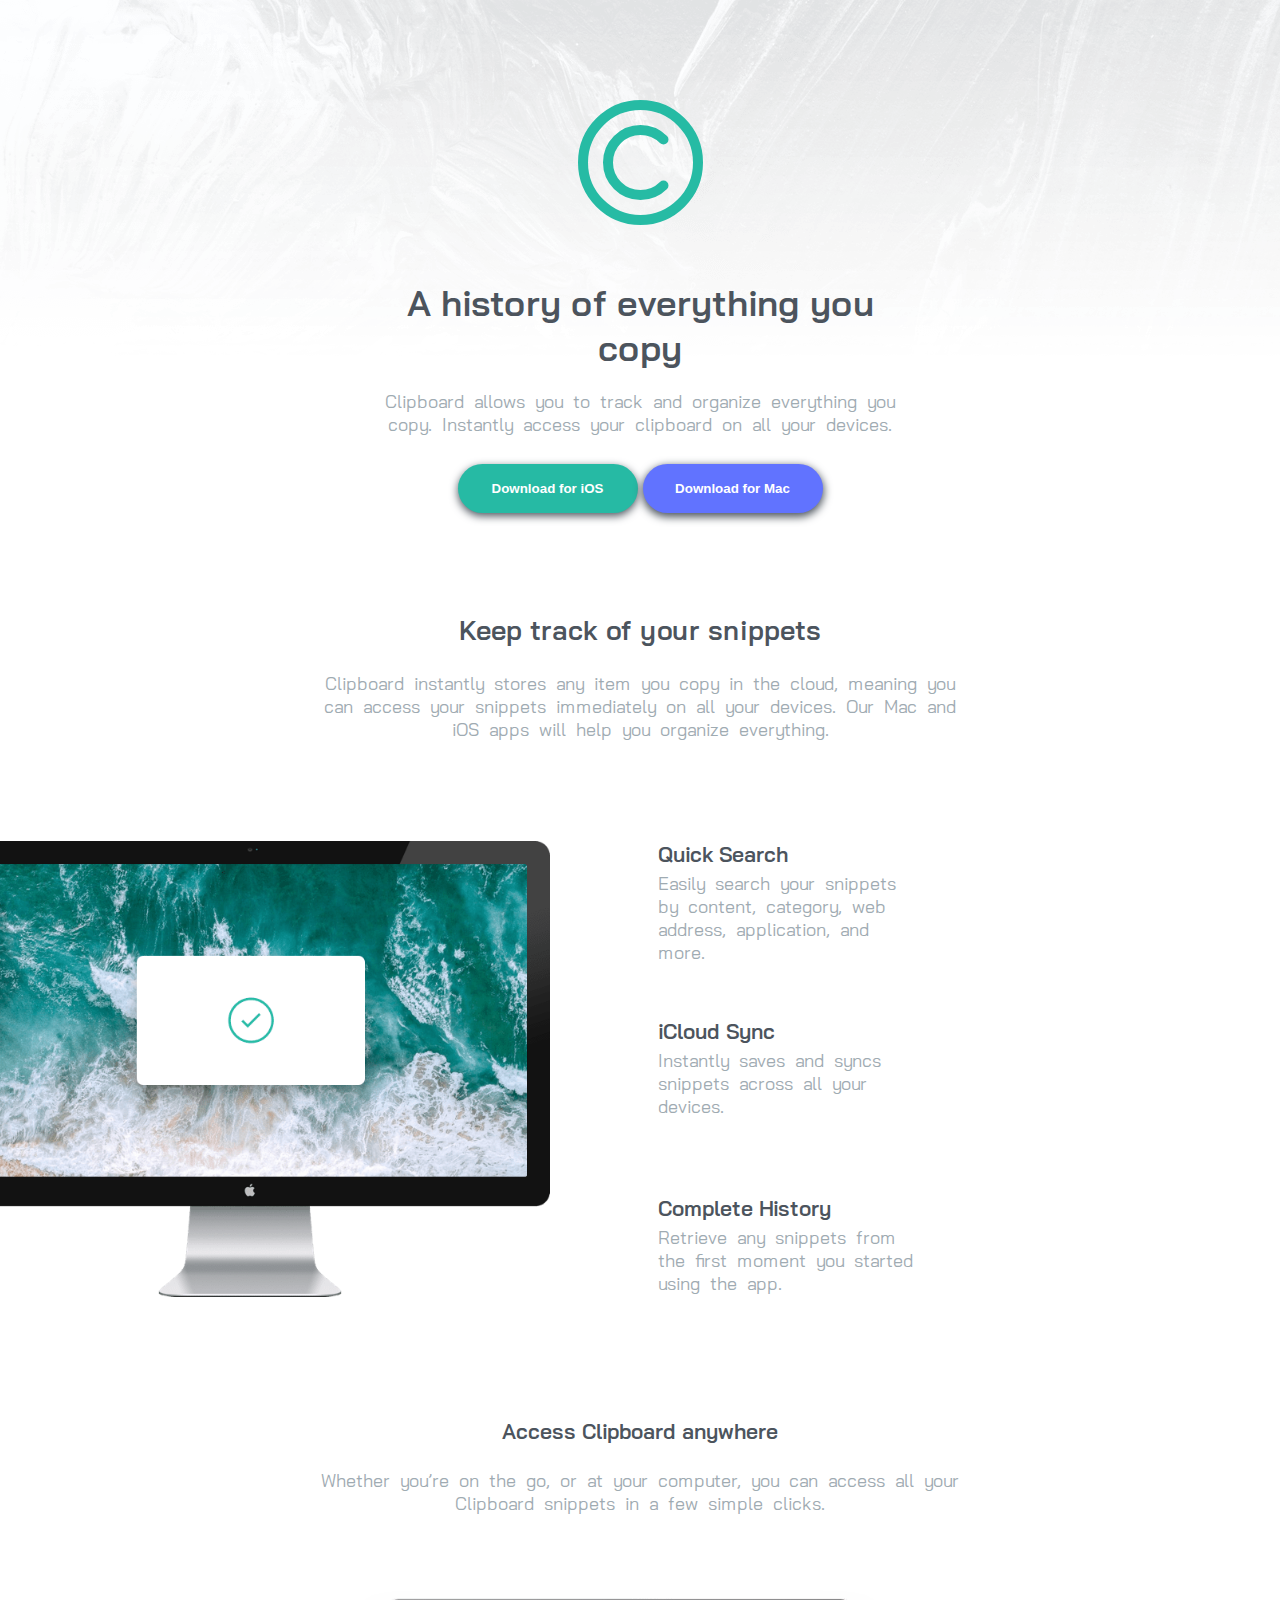
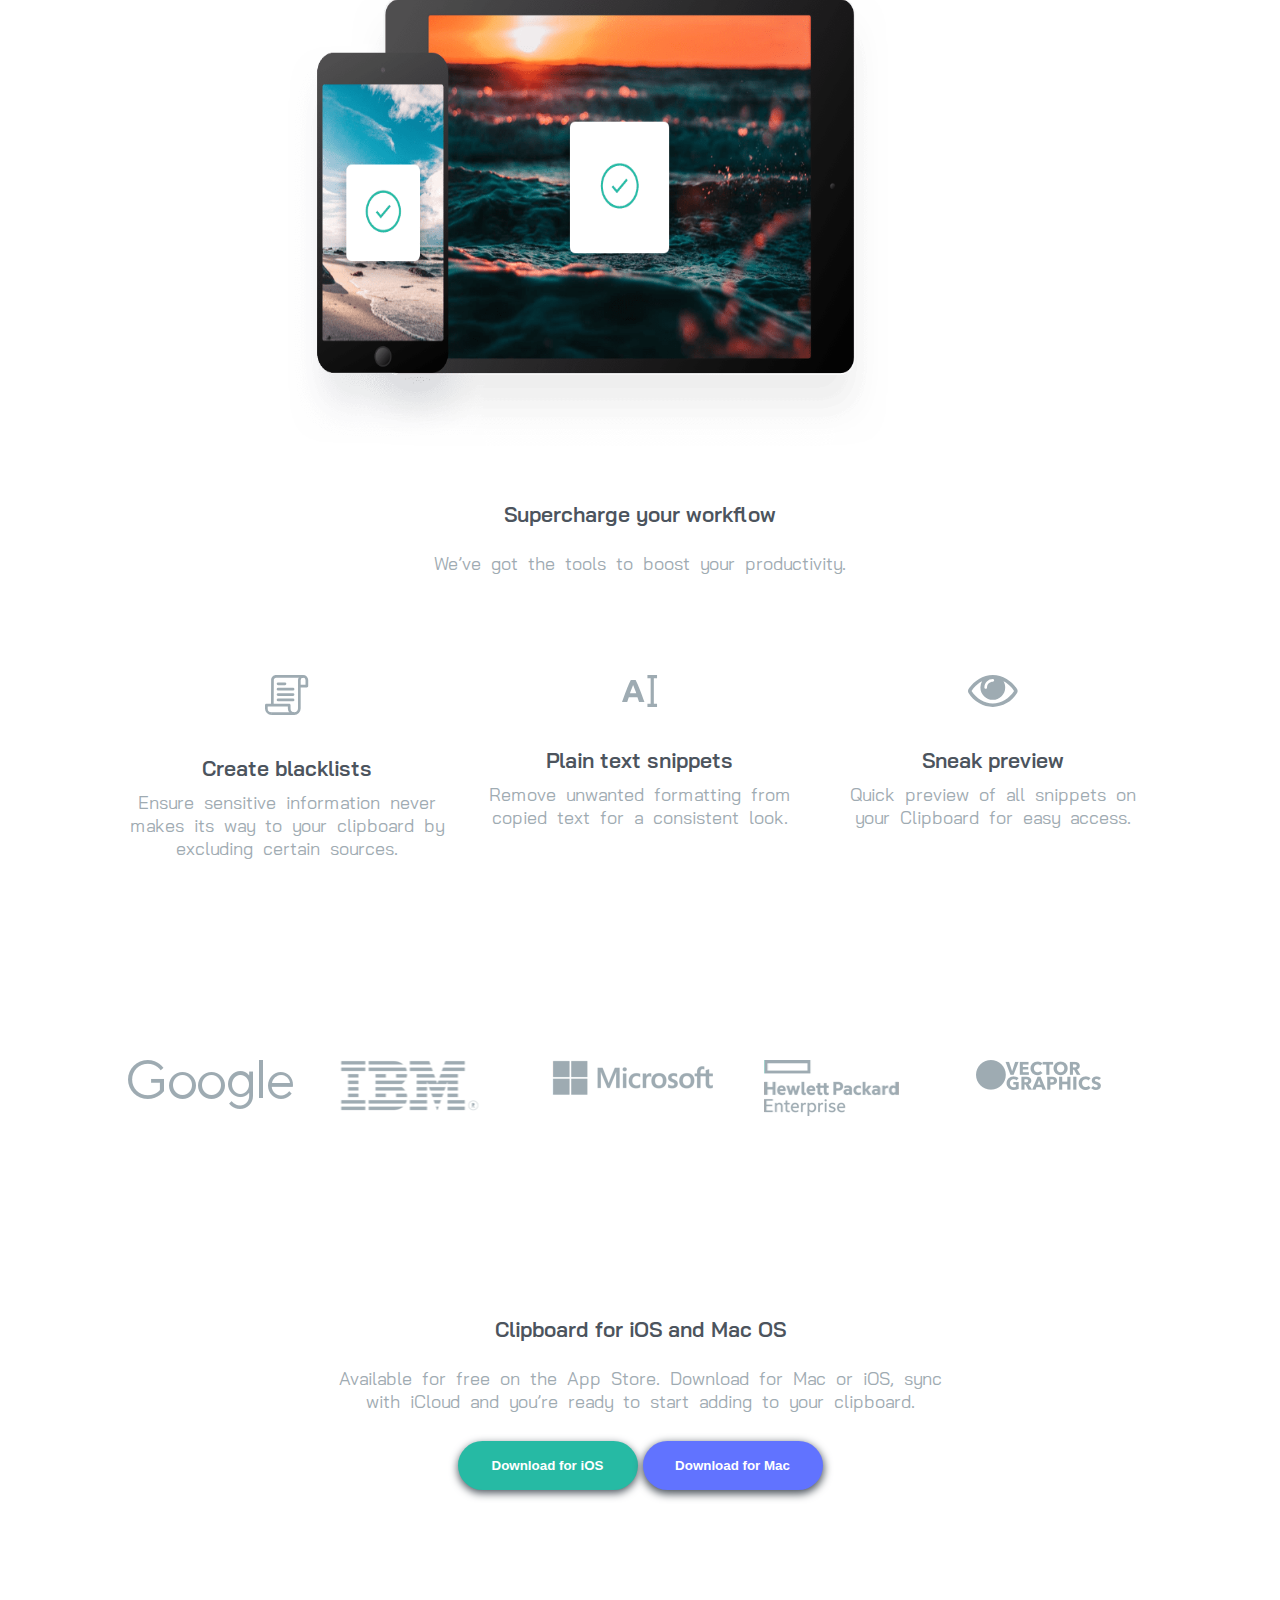
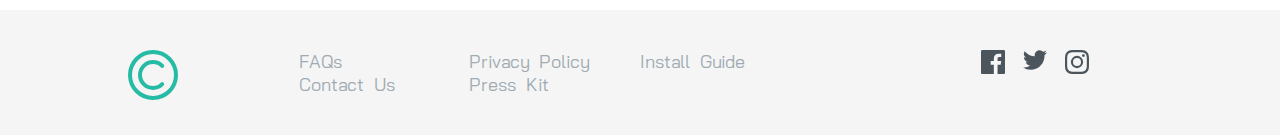
<file: clipboard-landing-page-master/index.html>
<!DOCTYPE html>
<html lang="en">
<head>
    <meta charset="UTF-8">
    <meta http-equiv="X-UA-Compatible" content="IE=edge">
    <meta name="viewport" content="width=device-width, initial-scale=1.0">
    <title>Clipboard Landing</title>
    <link rel="stylesheet" href="style.css">
    <link rel="preconnect" href="https://fonts.googleapis.com">
</head>
<body>
    <header>
        <img src="images/logo.svg" alt="logo">

        <div class="text">
            <h1>A history of <span>everything you copy</span></h1>
            <p>
                Clipboard allows you to track and organize everything you 
                copy. Instantly access your clipboard on all your devices.
            </p>
        </div>
        <div class="button">
            <button>Download for iOS</button>
            <button>Download for Mac</button>
        </div>
    </header>

    <main>
        <div class="text">
            <h2>Keep track of your snippets</h2>
            <p>
                Clipboard instantly stores any item you copy in the cloud, 
                meaning you can access your snippets immediately on all your 
                devices. Our Mac and iOS apps will help you organize everything.
            </p>
        </div>

        <div class="section1">

            <div class="image">
                <img src="images/image-computer.png" alt="computer">
            </div>

            <div class="section1-texts">
                <div class="section-text">
                    <h3>
                        Quick Search
                    </h3>
                    <p>
                        Easily search your snippets by content, category, 
                        web address, application, and more.
                    </p>
                </div>

                <div class="section-text">
                    <h3>
                        iCloud Sync
                    </h3>
                    <p>
                        Instantly saves and syncs snippets across all your devices.
                    </p>
                </div>

                <div class="section-text">
                    <h3>
                        Complete History
                    </h3>
                    <p>
                        Retrieve any snippets 
                        from the first moment you started using the app.
                    </p>
                </div>
            </div>
        </div>

        <div class="text">
            <h3>Access Clipboard anywhere</h3>
            <p>
                Whether you’re on the go, or at your computer, you can access all your Clipboard 
                snippets in a few simple clicks.
            </p>
        </div>

        <div id="devices">
            <img src="images/image-devices.png" alt="devices">
        </div>

        <div class="text">
            <h3>Supercharge your workflow</h3>
            <p>
                We’ve got the tools to boost your productivity.
            </p>
        </div>

        <div class="previews">
            <div class="pre">
                <img src="images/icon-blacklist.svg" alt="blacklist">

                <div class="pre-text">
                    <h3>
                        Create blacklists
                    </h3>
                    <p>
                        Ensure sensitive information never makes 
                        its way to your clipboard by excluding certain sources.
                    </p>
                </div>
            </div>

            <div class="pre">
                <img src="images/icon-text.svg" alt="text snippets">

                <div class="pre-text">
                    <h3>
                        Plain text snippets
                    </h3>
                    <p>
                        Remove unwanted formatting from copied text for a consistent look.
                    </p>
                </div>
            </div>

            <div class="pre">
                <img src="images/icon-preview.svg" alt="sneak preview">

                <div class="pre-text">
                    <h3>
                        Sneak preview
                    </h3>
                    <p>
                        Quick preview of all snippets on your Clipboard for easy access.
                    </p>
                </div>
            </div>        
        </div>

        <div class="companies">
            <img src="images/logo-google.png" alt="google">
            <img src="images/logo-ibm.png" alt="ibm">
            <img src="images/logo-microsoft.png" alt="microsoft">
            <img src="images/logo-hp.png" alt="hp">
            <img src="images/logo-vector-graphics.png" alt="vector">
        </div>

        <div class="beforefooter">
            <div class="text">
                <h3>Clipboard for iOS and Mac OS</h3>
                <p>
                    Available for free on the App Store. Download for Mac or iOS, sync with iCloud 
                    and you’re ready to start adding to your clipboard.
                </p>
            </div>
            <div class="button">
                <button>Download for iOS</button>
                <button>Download for Mac</button>
            </div>
        </div>

    </main>

    <footer>
        <nav>
            <div class="footericon">
                <img src="images/logo.svg" alt="logo">
            </div>

            <div class="links">
                <p id="faq"><a href="#">FAQs</a></p>
                <p><a href="#"><span>Contact Us</span></a></p>
            </div>

            <div class="links">
                <p><a href="#">Privacy Policy</a></p>
                <p><a href="#"><span>Press Kit</span></a></p>
            </div>

            <div class="links">
                <p><a href="#">Install Guide</a></p>
            </div>

            <div class="socials">
                <a href="#"><img src="images/icon-facebook.svg" alt="facebook"></a>
                <a href="#"><img src="images/icon-twitter.svg" alt="twitter"></a>
                <a href="#"><img src="images/icon-instagram.svg" alt="instagram"></a>
            </div>
        </nav>
    </footer>
</body>
</html>
</file>
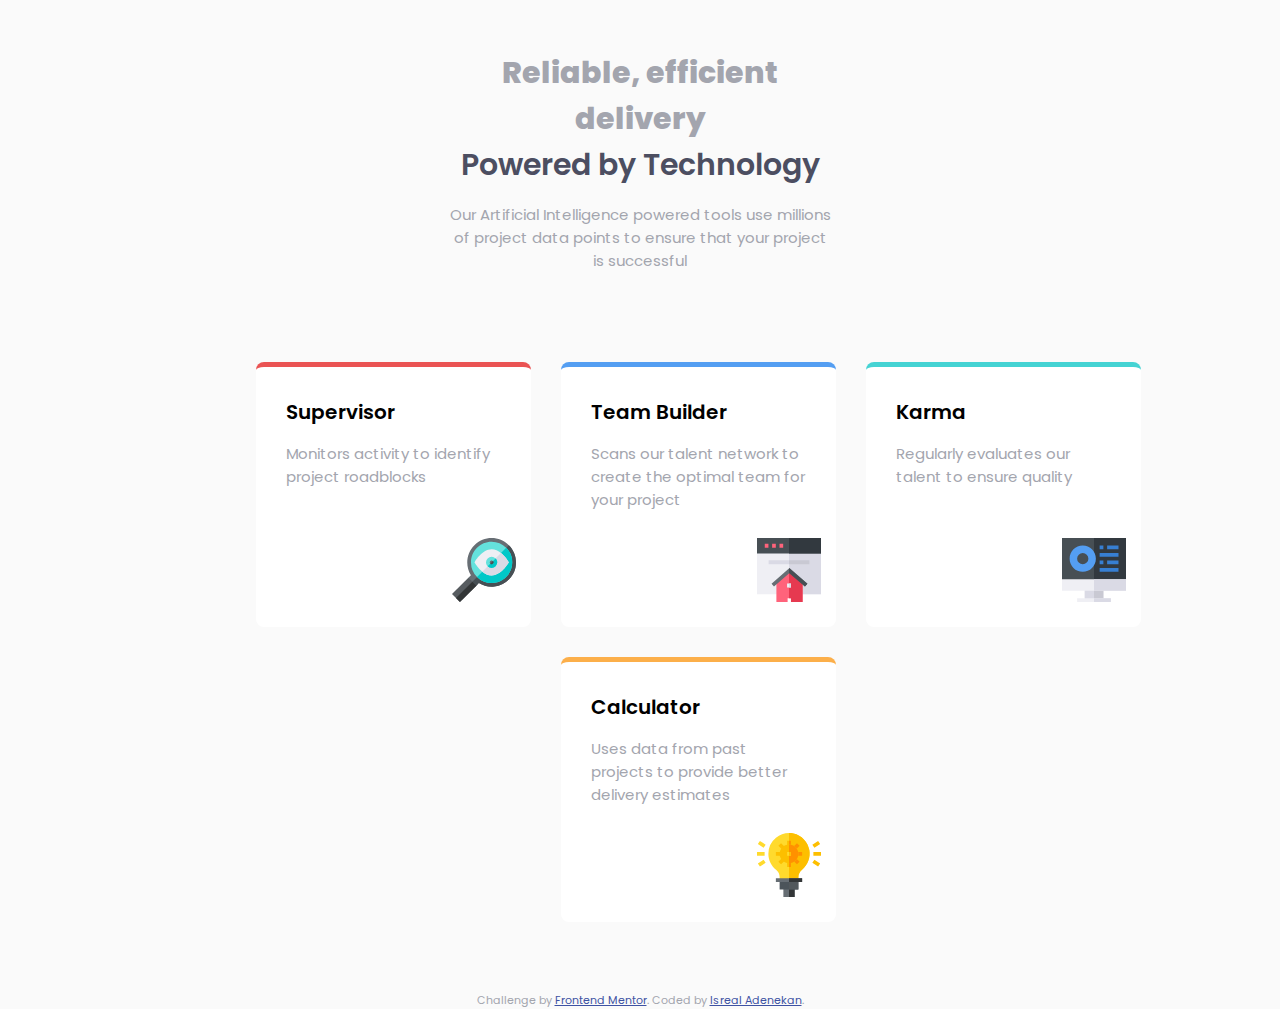
<file: four-card-feature-section-master/index.html>
<!DOCTYPE html>
<html lang="en">
<head>
    <meta charset="UTF-8">
    <meta http-equiv="X-UA-Compatible" content="IE=edge">
    <meta name="viewport" content="width=device-width, initial-scale=1.0">
    <title>Four Card Feature Section</title>
    <link rel="stylesheet" href="style.css">
    <link rel="preconnect" href="https://fonts.googleapis.com">
</head>
<body>
    <header>
        <h3>Reliable, efficient delivery</h3>
        <h3><span>Powered by Technology</span></h3>
        <p>
            Our Artificial Intelligence powered tools use millions of project data points 
            to ensure that your project is successful
        </p>
    </header>
    <main>
        <div class="cards">

            <div class="card1">
                <h4>Supervisor</h4>
                <p>
                    Monitors activity to identify project roadblocks
                </p>
            </div>

            <div class="card2">
                <h4>Team Builder</h4>
                <p>
                    Scans our talent network to create the optimal team for your project
                </p>
            </div>

            <div class="card3">
                <h4>Karma</h4>
                <p>
                    Regularly evaluates our talent to ensure quality
                </p>
            </div>

            <div class="card4">
                <h4>Calculator</h4>
                <p>
                    Uses data from past projects to provide better delivery estimates
                </p>
            </div>
        </div>
    </main>

    <footer>
        <p class="attribution">
          Challenge by <a href="https://www.frontendmentor.io?ref=challenge" target="_blank">Frontend Mentor</a>. 
          Coded by <a href="https://github.com/Isrealade/Isrealade.github.io.git">Isreal Adenekan</a>.
        </p>
      </footer>
</body>
</html>
</file>
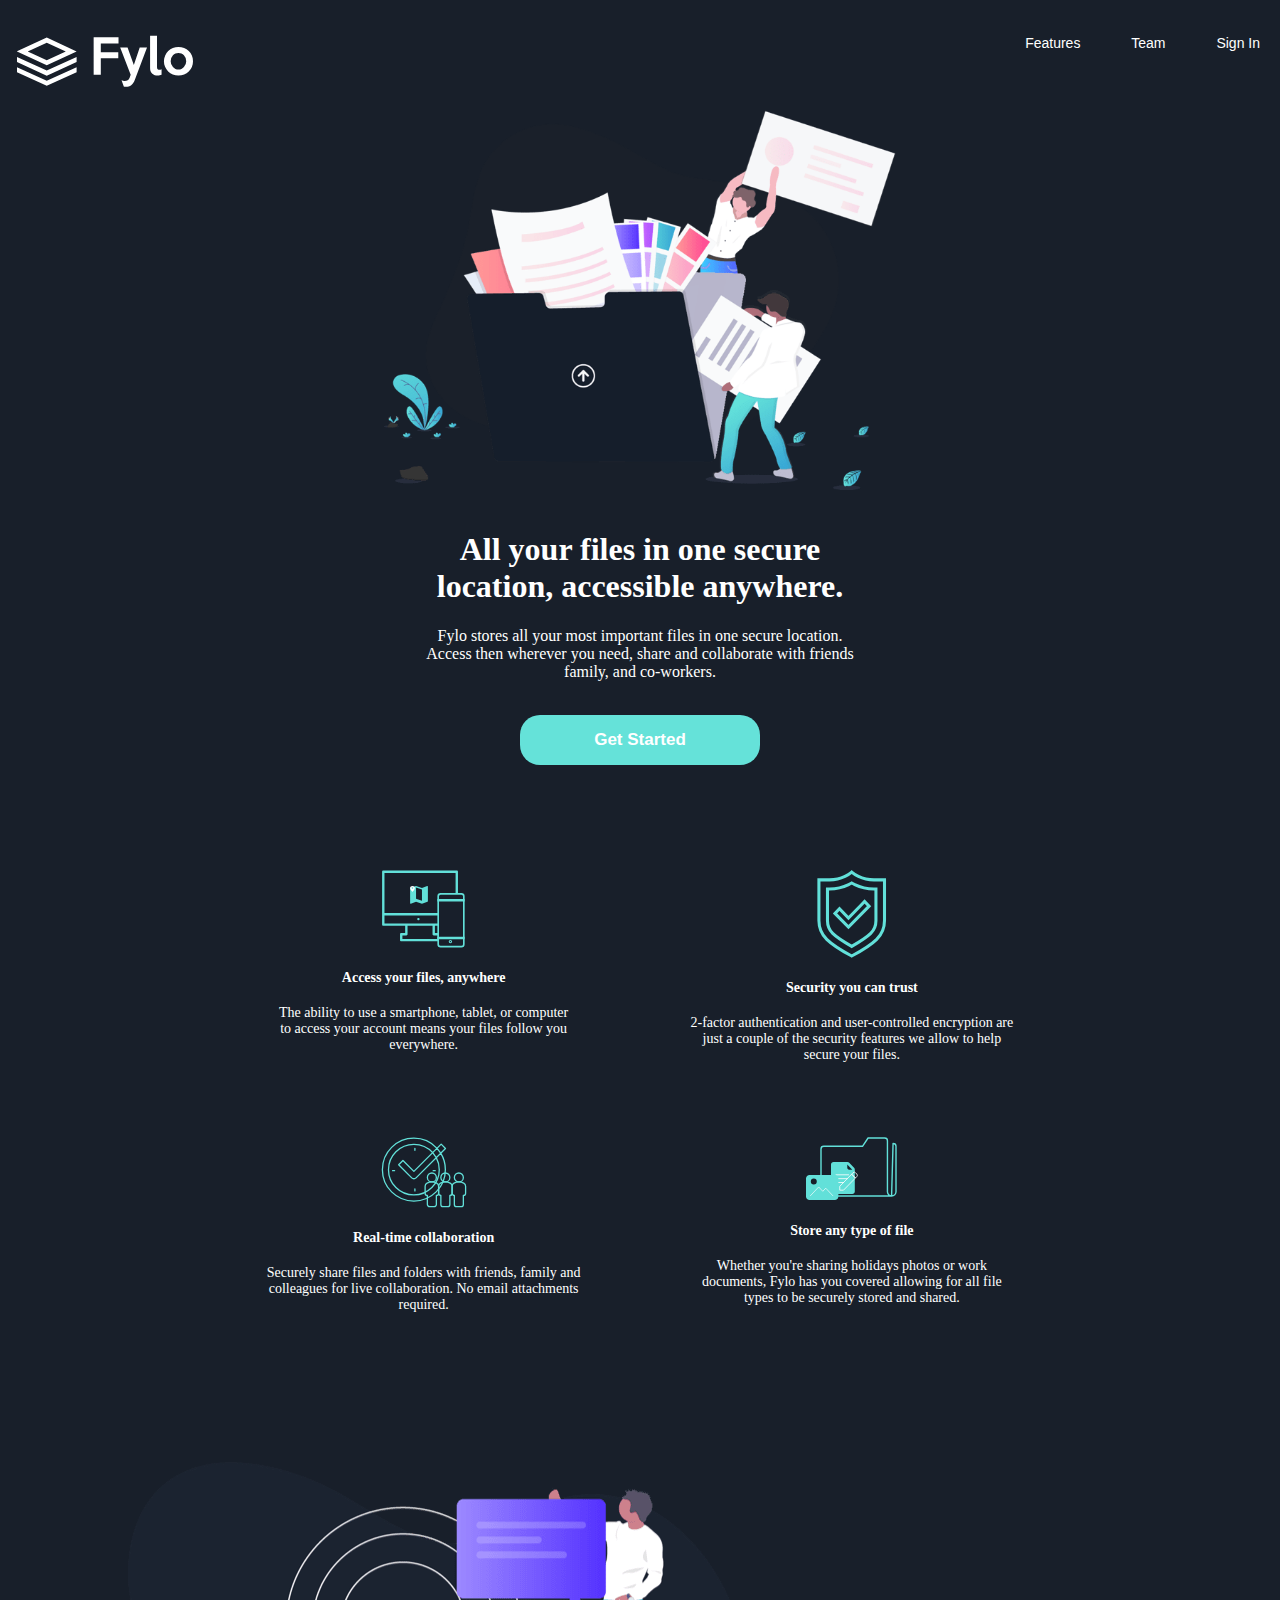
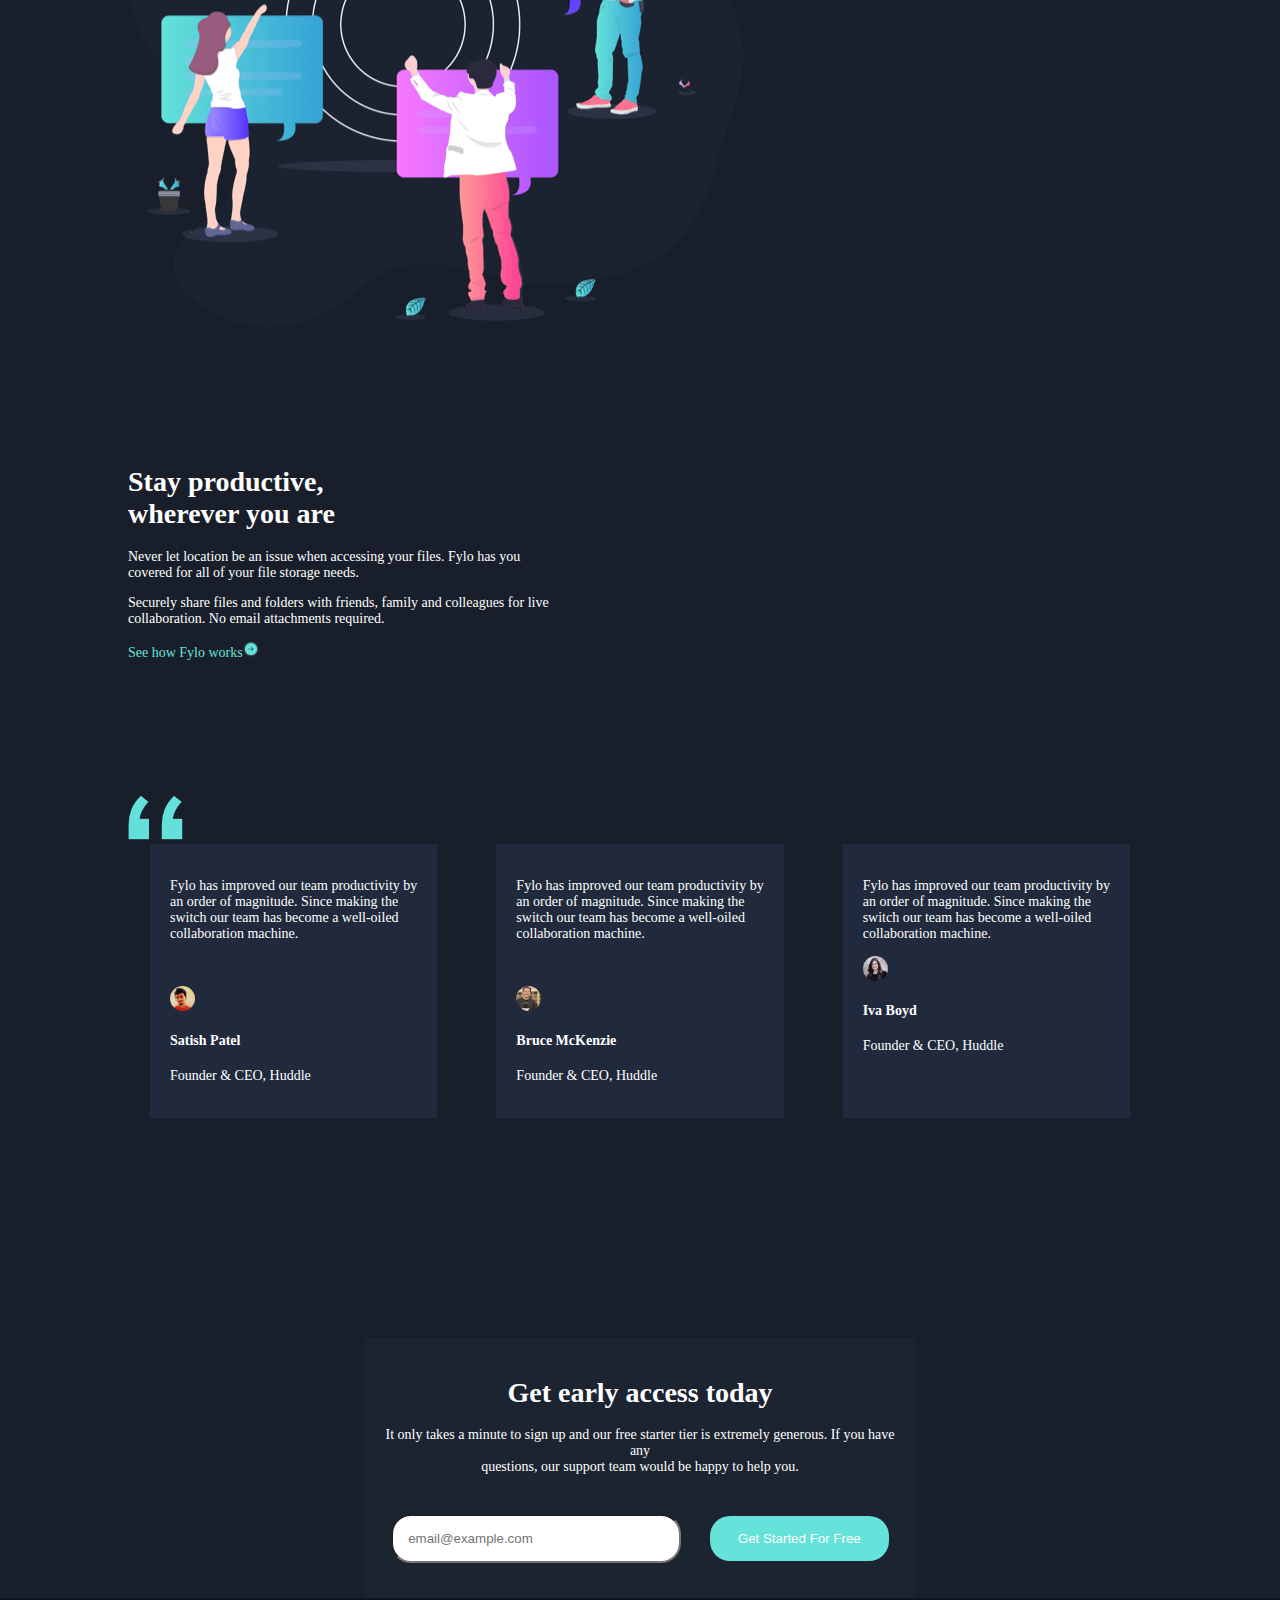
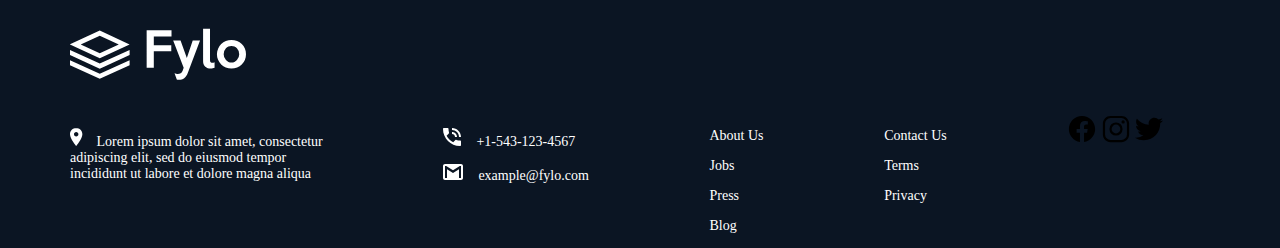
<file: fylo-challenge/index.html>
<!DOCTYPE html>
<html>
    <head>
        <meta charset="UTF-8">
        <meta name="viewport" content="width=device-width, initial-scale=1.0">
        <link rel="stylesheet" type="text/css" href="fylo.css">
        <link rel="preconnect" href="https://fonts.googleapis.com">
        <link rel="preconnect" href="https://fonts.googleapis.com">

        <title>Fylo</title>
    </head>
    <body>
        <header id="main-header">
            <nav>
                <ul>
                    <li>
                        <a href="#flyo"><img src="images/logo.svg"></a>
                    </li>
                    <div class="rightnav">
                        <li><a href="#features">Features</a></li>
                        <li><a href="#team">Team</a></li>
                        <li><a href="#signin">Sign In</a></li>
                    </div>
                </ul>
            </nav>
        </header>

        <div class="container">
            <img class="illustration" src="images/illustration-intro.png">
        </div>


        <!--all your files in one secure texts-->

        <div class="container">
            <div class="heading1">
                <div class="headingtext1">
                    <h1>All your files in one secure <br/>location, accessible anywhere.</h1>
                </div>
    
                <!--align this in the centre too-->
                <p class="text">
                    Fylo stores all your most important files in one secure location.<br/>
                    Access then wherever you need, share and collaborate with friends<br/>
                    family, and co-workers.
                </p><br/>
                
                <div class="but1">
                    <button class="button1"><a href="#">Get Started</a>
                    </button>
                </div>
            </div>
            
        </div>

        <section id="firstsection">
                <div class="container">
                    <div class="grid_container">
                        <div class="section">
                            <img src="images/icon-access-anywhere.svg">
                            <h4>Access your files, anywhere</h4>
                            <p>The ability to use a smartphone, tablet, or computer<br/> to access your account means your 
                                files follow you<br/> everywhere.</p>
                        </div>
                    
                       <div class="section">
                        <img src="images/icon-security.svg">
                        <h4>Security you can trust</h4>
                        <p>2-factor authentication and user-controlled encryption are <br/>just a couple of the security 
                            features we allow to help<br/> secure your files.</p>
                       </div>
                    
                        <div class="section">
                            <img src="images/icon-collaboration.svg">
                            <h4>Real-time collaboration</h4>
                            <p>Securely share files and folders with friends, family and<br/> colleagues for live collaboration. 
                                No email attachments<br/> required.</p>
                        </div>
                    
                        <div class="section">
                            <img src="images/icon-any-file.svg">
                            <h4>Store any type of file</h4>
                            <p>Whether you're sharing holidays photos or work<br/> documents, Fylo has you covered allowing for all 
                                file<br/> types to be securely stored and shared.</p>
                        </div>
                </div>

        </section>

        <section id="secondsection">
            <div class="container">

                <div class="flex1_container">
                    <img src="images/illustration-stay-productive.png" class="image">

                <aside class="aside-text">
                    <h1> Stay productive,<br/> wherever you are</h1>
                    <p>Never let location be an issue when accessing your files. Fylo has you<br/>
                        covered for all of your file 
                        storage needs.
                    </p>
                    <p>
                        Securely share files and folders with friends, family and colleagues for live<br/>
                         collaboration. No email attachments required.
                    </p>
                    <p id="flyoworks">
                        <a href="#howitworks">
                            See how Fylo works<img src="images/icon-arrow.svg">
                        </a>
                    </p>
                </aside>
                </div>

            </div>
        </section>

        <div class="container">
            <div class="contain">

                <img src="images/bg-quotes.png" class="quotes">

                <div class="flex_container2">
                    
                    <div class="testimony">
                        <p>Fylo has improved our team productivity by<br/> an order of magnitude.
                             Since making the<br/> switch our team has 
                            become a well-oiled<br/> collaboration machine.</p>
                            <br/>
                            <p>
                                <div class="fill-images">
                                   <p>
                                        <img src="images/profile-1.jpg">
                                        <span>
                                            <h4>Satish Patel</h4>
                                Founder & CEO, Huddle
                                        </span>
                                   </p>
                                </div>
                            </p>
                        </p>
                    </div>
                    <div class="testimony">
                        <p>Fylo has improved our team productivity by<br/> an order of magnitude.
                            Since making the<br/> switch our team has 
                           become a well-oiled<br/> collaboration machine.</p>
                           <br/>
                           <p>
                                <div class="fill-images">
                                        <p>
                                            <img src="images/profile-2.jpg">
                                            <span>
                                                 <h4>Bruce McKenzie</h4>
                                    Founder & CEO, Huddle
                                        
                                            </span>
                                         </p>
                                </div>
                           </p>
                        </p>
                    </div>
                    <div class="testimony">
                        <p>Fylo has improved our team productivity by<br/> an order of magnitude.
                            Since making the<br/> switch our team has 
                           become a well-oiled<br/> collaboration machine.</p>
    
                           <p>
                                <div class="fill-images">
                                    <p>
                                        <img src="images/profile-3.jpg">
                                    <span>
                                        <h4>Iva Boyd</h4>
                                Founder & CEO, Huddle
                                    </p>
                                    </span>
                                </div>
                           </p>
                        </p>
                    </div>
                </div>
            </div>
        </div>

        <div class="container">
            <div class="early_access">
                <h1>
                    Get early access today
                </h1>
                <p>
                    It only takes a minute to sign up and our free starter tier is extremely generous.
                     If you have any<br/> questions, our support team would be happy to help you.
                </p>
                <div class="register">
                    <div class="flex-register">
                        <input type="email" name="email" placeholder="email@example.com" class="input">
                        <button class="button2">
                            <a href="#getstartedforfree"><span>Get Started For Free</span></a>
                        </button>
                    </div> 
                </div>
            </div>
        </div>



        <!-- footer section -->

        <footer id="main-footer">
            <div class="needed">
                <div class="footer_logo">
                    <a href="#"><img src="images/logo.svg"></a>
                </div>
    
                <div class="footer_container">
    
                    <div class="foot">
                        <p>
                            <img src="images/icon-location.svg">
                           <span>
                            Lorem ipsum dolor sit amet, consectetur<br/>
                            adipiscing elit, sed do eiusmod tempor<br/>
                            incididunt ut labore et 
                            dolore magna aliqua
                           </span>
                        </p>
                    </div>
    
                    <div class="foot">
                        <ul>
                            <li><p>
                                <img src="images/icon-phone.svg"><span>+1-543-123-4567</span>
                            </p></li>
                            <li><p>
                                <img src="images/icon-email.svg"><span>example@fylo.com</span>
                            </p></li>
                        </ul>
                    </div>
    
                    <div class="foot">
                        <ul>
                            <li><a href="#"><p>About Us</p></a></li>
                            <li><a href="#"><p>Jobs</p></a></li>
                            <li><a href="#"><p>Press</p></a></li>
                            <li><a href="#"><p>Blog</p></a></li>
                        </ul>
                    </div>
    
                    <div class="foot">
                        <ul>
                            <li><a href="#"><p>Contact Us</p></a></li>
                            <li><a href="#"><p>Terms</p></a></li>
                            <li><a href="#"><p>Privacy</p></a></li>
                        </ul>
                    </div>
    
                    <!-- set this icon navigation as inline block with 0 margin and padding -->
                    <div class="foot">
                        <ul class="icon_inline">
                            <li><a href="#"><img src="images/logo-facebook.svg"></a></li>
                            <li><a href="#"><img src="images/logo-instagram.svg"></a></li>
                            <li><a href="#"><img src="images/logo-twitter.svg"></a></li>
                        </ul>
                    </div>
    
                </div>
            </div>  
        </footer>


    </body>
</html>
</file>
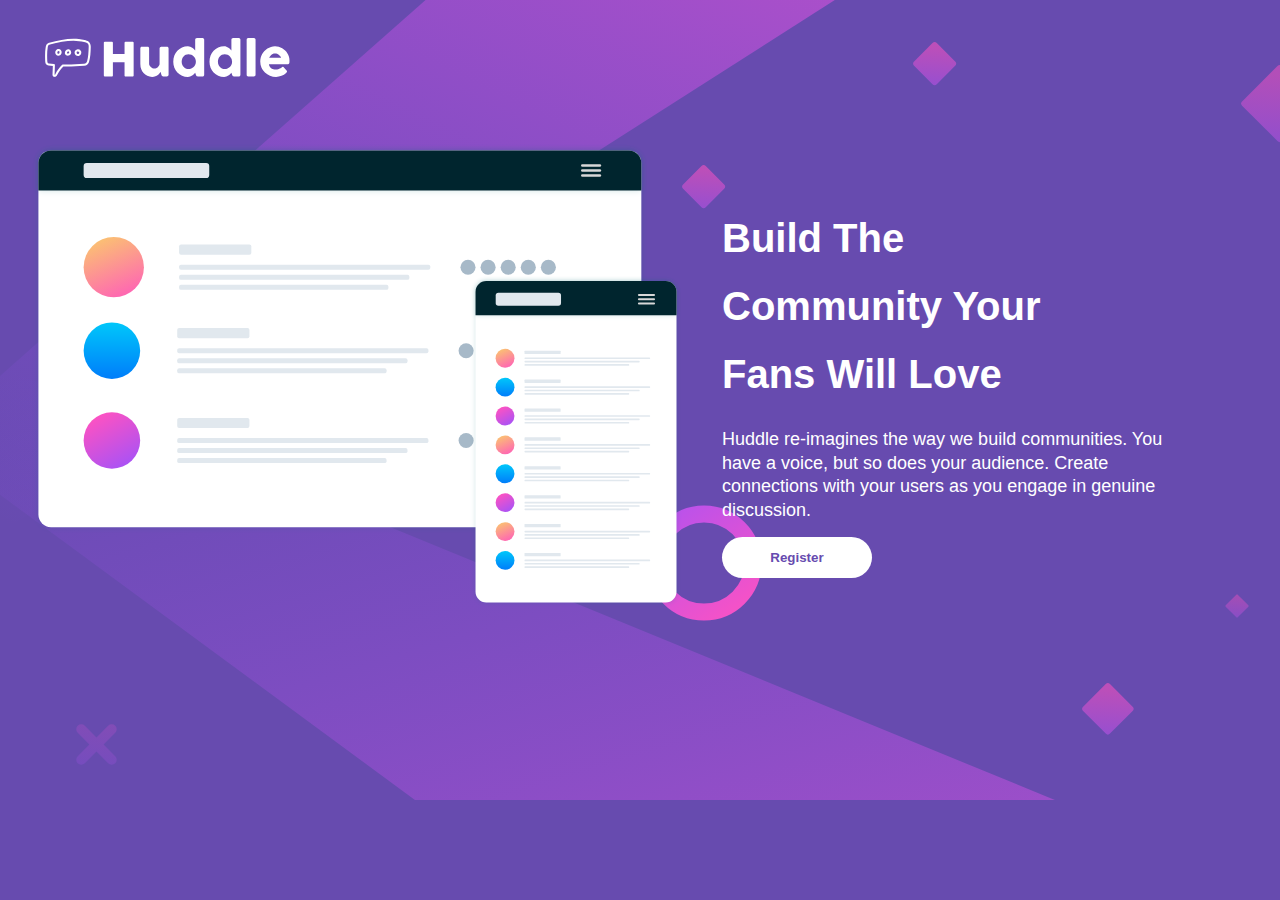
<file: huddle-landing-page-with-single-introductory-section-master/index.html>
<!DOCTYPE html>
<html lang="en">
<head>
    <meta charset="UTF-8">
    <meta http-equiv="X-UA-Compatible" content="IE=edge">
    <meta name="viewport" content="width=device-width, initial-scale=1.0">
    <title>Huddle Landing Page</title>
    <link rel="stylesheet" href="style.css">
    <link rel="preconnect" href="https://fonts.googleapis.com">
    <link rel="preconnect" href="https://fonts.googleapis.com">
</head>
<body>
    <header>
        <img src="images/logo.svg" alt="huddle logo">
    </header>

    <main>
        <div class="container">
            <div class="image">
                <img src="images/illustration-mockups.svg" alt="illustrations">
            </div>

            <div class="texts">
                <h1>
                    Build The Community Your Fans Will Love
                </h1>
                <p>
                    Huddle re-imagines the way we build communities. You have a voice, but so does your audience. 
                    Create connections with your users as you 
                    engage in genuine discussion. 
                </p>

                <button>Register</button>
            </div>
        </div>
    </main>

    <footer>

    </footer>
</body>
</html>
</file>
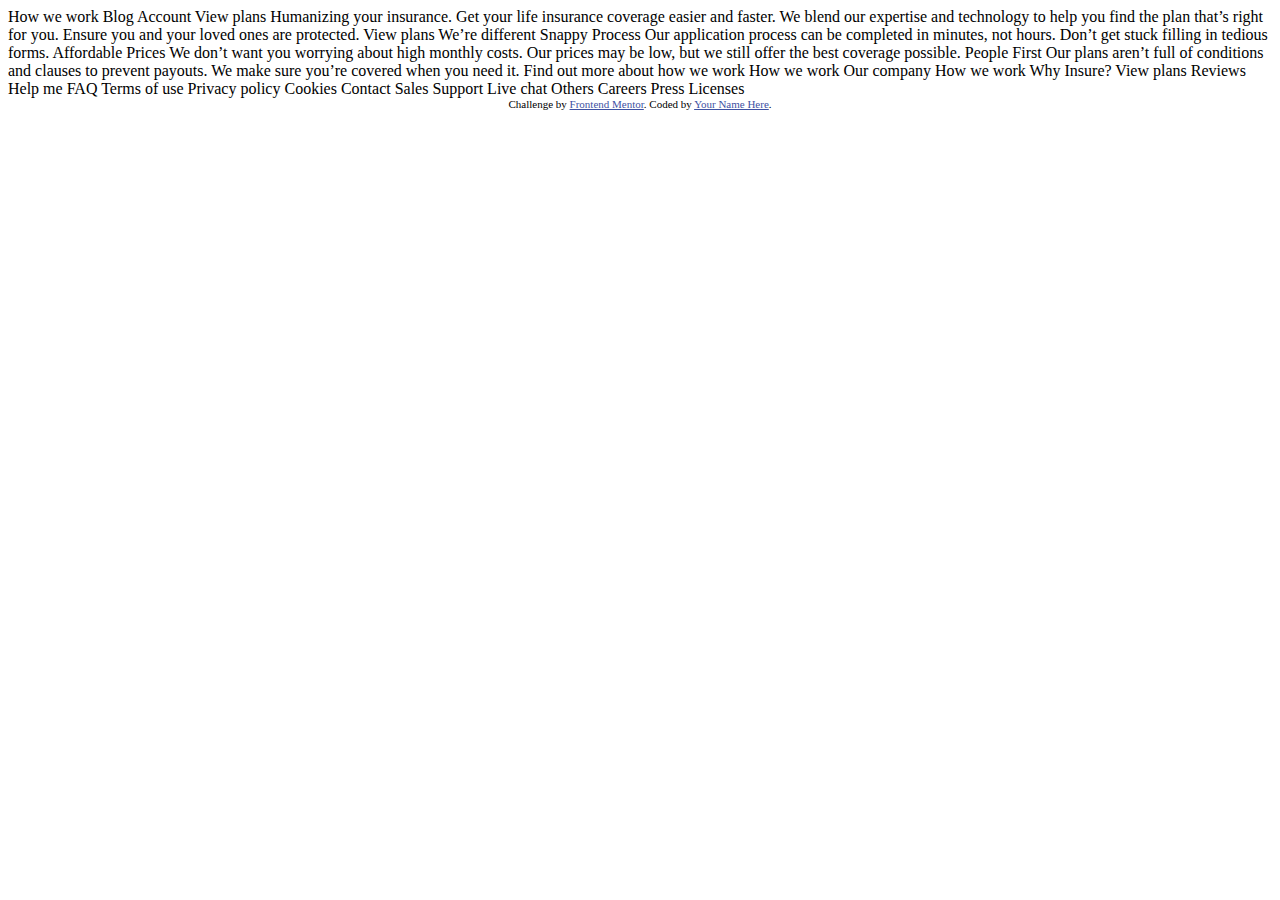
<file: insure-landing-page-master/index.html>
<!DOCTYPE html>
<html lang="en">
<head>
  <meta charset="UTF-8">
  <meta name="viewport" content="width=device-width, initial-scale=1.0"> <!-- displays site properly based on user's device -->

  <link rel="icon" type="image/png" sizes="32x32" href="./images/favicon-32x32.png">
  
  <title>Frontend Mentor | Insure landing page</title>

  <!-- Feel free to remove these styles or customise in your own stylesheet 👍 -->
  <style>
    .attribution { font-size: 11px; text-align: center; }
    .attribution a { color: hsl(228, 45%, 44%); }
  </style>
</head>
<body>

  How we work
  Blog
  Account
  View plans

  Humanizing your insurance.

  Get your life insurance coverage easier and faster. We blend our expertise 
  and technology to help you find the plan that’s right for you. Ensure you 
  and your loved ones are protected.

  View plans

  We’re different

  Snappy Process

  Our application process can be completed in minutes, not hours. Don’t get 
  stuck filling in tedious forms.

  Affordable Prices

  We don’t want you worrying about high monthly costs. Our prices may be low, 
  but we still offer the best coverage possible.

  People First

  Our plans aren’t full of conditions and clauses to prevent payouts. We make 
  sure you’re covered when you need it.

  Find out more about how we work

  How we work

  Our company

  How we work
  Why Insure?
  View plans
  Reviews

  Help me

  FAQ
  Terms of use
  Privacy policy
  Cookies

  Contact

  Sales
  Support
  Live chat

  Others

  Careers
  Press
  Licenses

  
  <div class="attribution">
    Challenge by <a href="https://www.frontendmentor.io?ref=challenge" target="_blank">Frontend Mentor</a>. 
    Coded by <a href="#">Your Name Here</a>.
  </div>
</body>
</html>
</file>
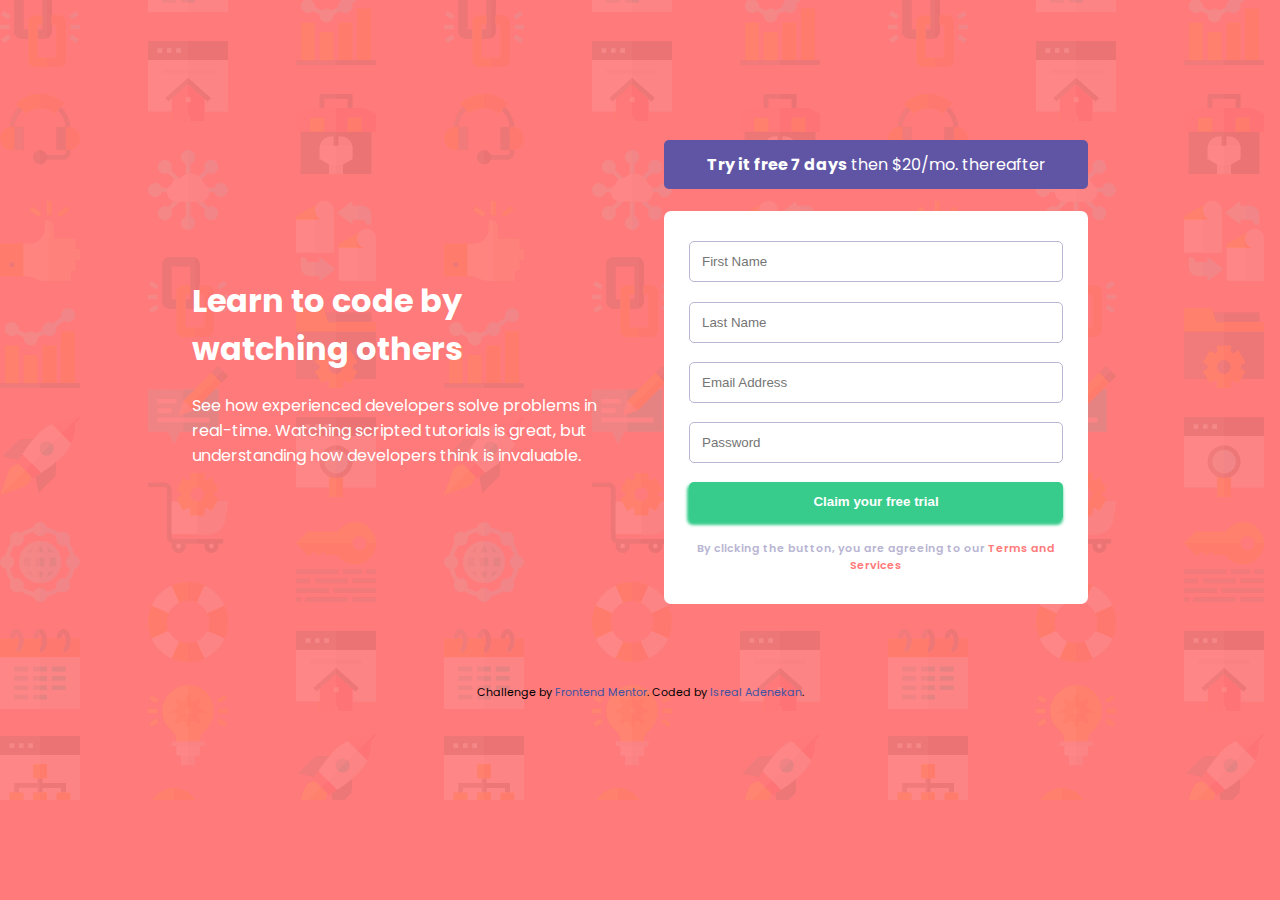
<file: intro-component-with-signup-form-master/index.html>
<!DOCTYPE html>
<html lang="en">
<head>
    <meta charset="UTF-8">
    <meta http-equiv="X-UA-Compatible" content="IE=edge">
    <meta name="viewport" content="width=device-width, initial-scale=1.0">
    <title>Intro component</title>
    <link rel="stylesheet" href="style.css">
    <link rel="preconnect" href="https://fonts.googleapis.com">
</head>
<body>
    <main>
        <div class="container">
            <div class="text">
                <h1>
                    Learn to code by watching others
                </h1>
                <p>
                    See how experienced developers solve problems in real-time. Watching scripted tutorials is great, 
                    but understanding how developers think is invaluable.
                </p>
            </div>

            <div class="form">
                <div class="tryit">
                    <p>
                        <span>Try it free 7 days</span> then $20/mo. thereafter
                    </p>
                </div>

                <form action="get">
                    <input type="text" name="firstname" placeholder="First Name" required>
                    <input type="text" name="lastname" placeholder="Last Name" required>
                    <input type="email" name="emailaddress" placeholder="Email Address" required>
                    <input type="password" name="password" placeholder="Password" required>
                    <button type="submit">Claim your free trial</button>

                    <p>
                        By clicking the button, 
                        you are agreeing to our <a href="#"><span>Terms and Services</span></a>
                    </p>
                </form>
                
            </div>
        </div>
    </main>

    <footer>
        <div class="attribution">
            Challenge by <a href="https://www.frontendmentor.io?ref=challenge" target="_blank">Frontend Mentor</a>. 
            Coded by <a href="https://github.com/Isrealade/Isrealade.github.io.git" target="_blank">Isreal Adenekan</a>.
          </div>
    </footer>
    
</body>
</html>
</file>
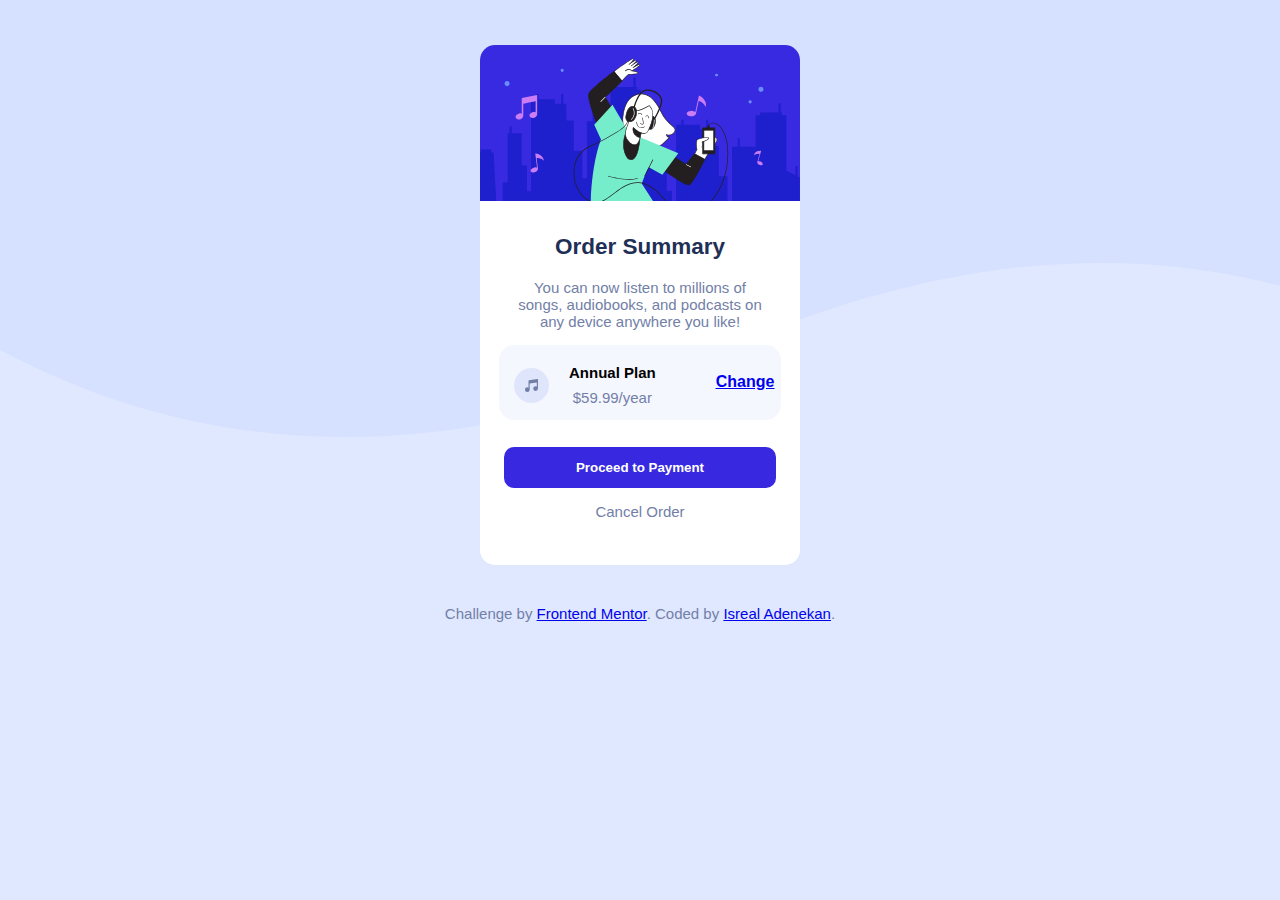
<file: order-summary/index.html>
<!DOCTYPE html>
<html>
    <head>
        <meta name="viewport" content="width=device-width, initial-scale=1.0">
        
        <link rel="stylesheet" type="text/css" href="ordersummary.css">
        <link rel="preconnect" href="https://fonts.googleapis.com">

        <title>Frontend Mentor | Order summary card</title>
    </head>
    <body>
        <div class="container">
             <img class="illustration" src="illustration-hero.svg" alt="illustration-hero">

            <div class="first-text">

                <h2>Order Summary</h2>
                <p>
                    You can now listen to millions of songs, audiobooks, and podcasts on any 
                        device anywhere you like!
                </p>
            </div>

            <div class="annual-container">
                <img src="icon-music.svg" alt="icon-music">

                <div class="annual-text">
                    <h4>Annual Plan</h4>
                    <p class="text">$59.99/year</p>
                </div> 

                <p class="change"><a href="#">Change</a></p>
            </div>

            <div class="button">
                <button class="btn">Proceed to Payment</button>
            </div>

            <p class="text2"><a href="#">Cancel Order</a></p>
            
        </div>

        <div class="attribution">
            Challenge by <a href="https://www.frontendmentor.io?ref=challenge" target="_blank">Frontend Mentor</a>. 
            Coded by <a href="#">Isreal Adenekan</a>.
          </div>


    </body>
</html>
</file>
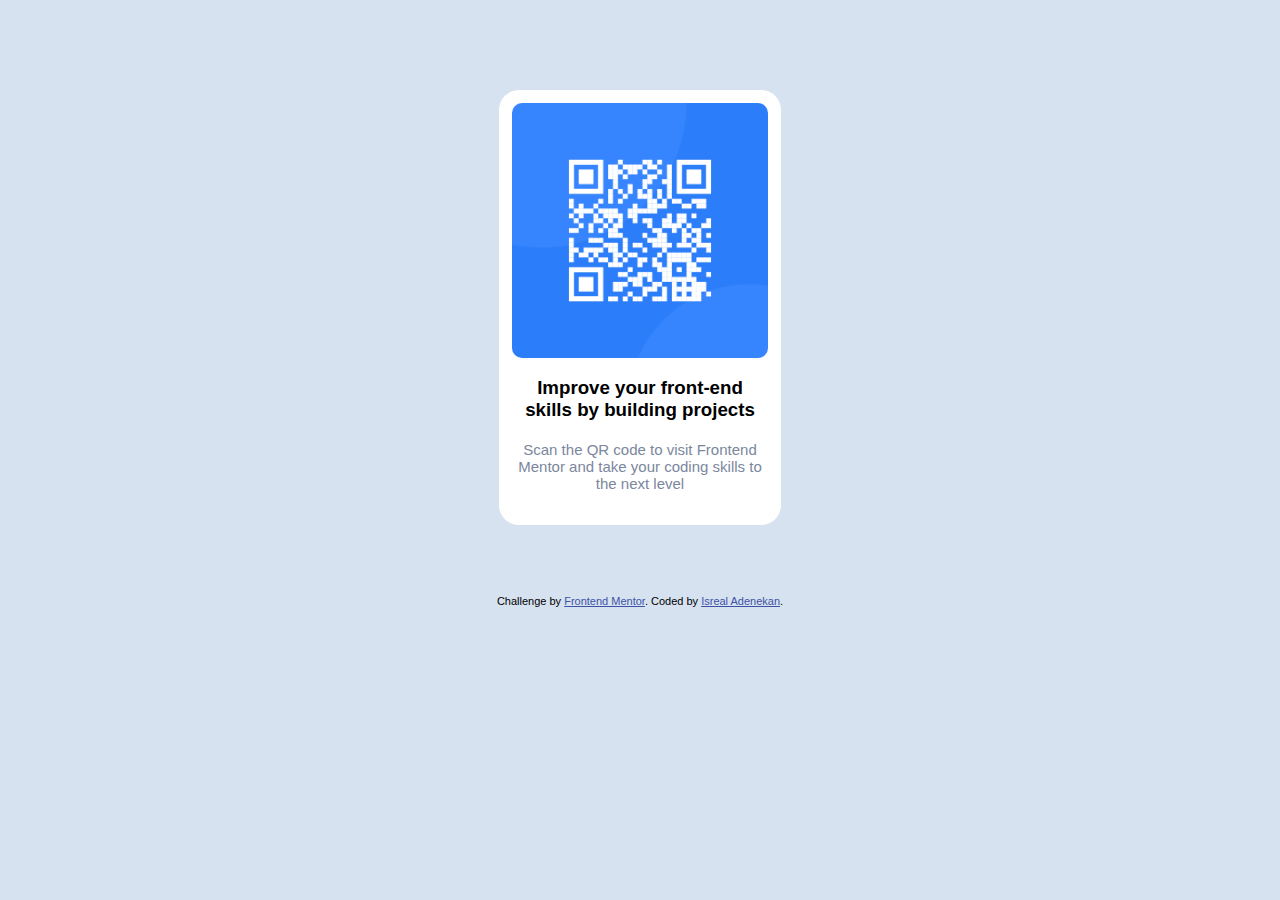
<file: Qrcode/index.html>
<!DOCTYPE html>
<html lang="en">
    <head>
        <meta charset="UTF-8">
        <meta name="viewport" content="width=device-width, initial-scale=1.0">

        <link rel="stylesheet" type="text/css" href="qrcode.css">

        <link rel="preconnect" href="https://fonts.googleapis.com">

        <link rel="icon" type="image/png" sizes="32x32" href="./images/favicon-32x32.png">


        <title>
            Frontend Mentor | QR code component
        </title>
    </head>
    <body>
        <div class="container">
            <img src="image-qr-code.png">
            <div class="text-container">
                <h3>Improve your front-end skills by building projects</h3>
                <p>
                    Scan the QR code to visit Frontend Mentor 
                    and take your coding skills to the next level
                </p>
            </div>
        </div>
        <div class="attribution">
            Challenge by <a href="https://www.frontendmentor.io?ref=challenge" target="_blank">Frontend Mentor</a>. 
            Coded by <a href="#">Isreal Adenekan</a>.
          </div>
    </body>
</html>
</file>
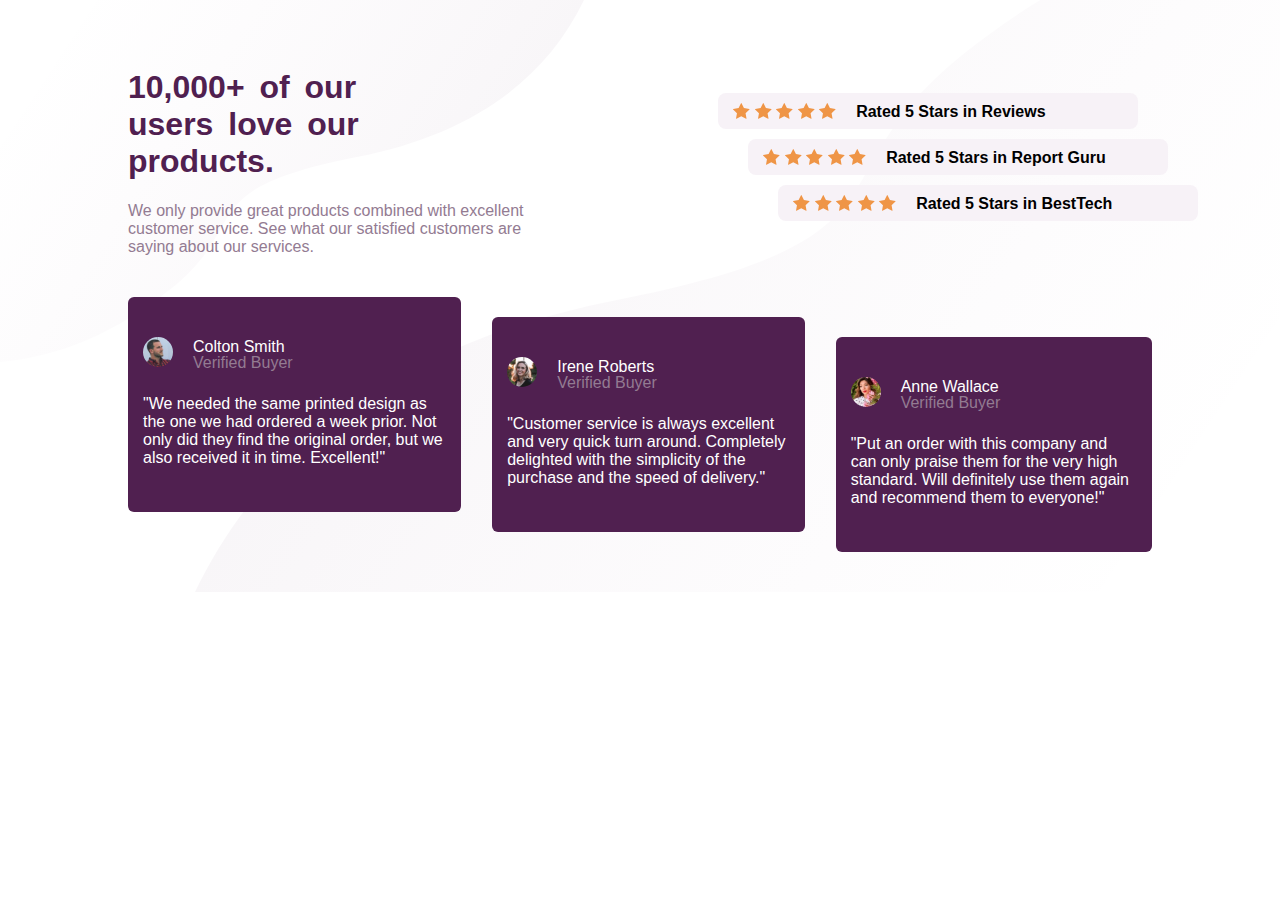
<file: social-proof/index.html>
<!DOCTYPE html>
<html lang="en">
    <head>
        <meta charset="UTF-8">
        <meta name="viewport" content="width=device-width, initial-scale=1.0">


        <link rel="stylesheet" type="text/css" href="index.css">
        
        <link rel="preconnect" href="https://fonts.googleapis.com">
        

        <title>Social proof section</title>
    </head>
    <body>
        <main>
            <div class="introduction">

                <div class="text-container">

                    <h1>
                        10,000+ of our<br> users love our<br> products.
                    </h1>
                    <p>
                        We only provide great products combined with excellent customer service.
                        See what our satisfied customers are saying about our services.
                    </p>

                </div>

                <div class="review-container">
                    <!-- make the review container to be inline -->
                    <div class="first-review">
                        <div class="star-container">
                            <img src="images/icon-star.svg" alt="icon-star">
                            <img src="images/icon-star.svg" alt="icon-star">
                            <img src="images/icon-star.svg" alt="icon-star">
                            <img src="images/icon-star.svg" alt="icon-star">
                            <img src="images/icon-star.svg" alt="icon-star">
                        </div>
                        <p>Rated 5 Stars in Reviews</p>
                    </div>

                    <div class="second-review">                        
                        <div class="star-container">
                            <img src="images/icon-star.svg" alt="icon-star">
                            <img src="images/icon-star.svg" alt="icon-star">
                            <img src="images/icon-star.svg" alt="icon-star">
                            <img src="images/icon-star.svg" alt="icon-star">
                            <img src="images/icon-star.svg" alt="icon-star">
                        </div>
                        <p>Rated 5 Stars in Report Guru</p>
                    </div>
                    
                    <div class="third-review">
                        <div class="star-container">
                            <img src="images/icon-star.svg" alt="icon-star">
                            <img src="images/icon-star.svg" alt="icon-star">
                            <img src="images/icon-star.svg" alt="icon-star">
                            <img src="images/icon-star.svg" alt="icon-star">
                            <img src="images/icon-star.svg" alt="icon-star">
                        </div>
                        <p>Rated 5 Stars in BestTech</p>
                    </div>

                </div>
            </div>    

            <section class="testimonials">

                <div class="testimony1">

                    <div class="im_text-container">
                        <div class="image">
                            <img src="images/image-colton.jpg" alt="image-colton">
                        </div>
                       <div class="texts">
                        <p>Colton Smith</p>
                        <p>Verified Buyer</p>
                       </div>
                    </div>
                    <p>
                        <span>
                            "We needed the same printed design as the one we had ordered a week prior.
                        Not only did they find the original order, but we also received it in time.
                        Excellent!"
                        </span>
                    </p>

                </div>

                <div class="testimony2">

                    <div class="im_text-container">
                        <div class="image">
                            <img src="images/image-irene.jpg" alt="image-irene">
                        </div>
                        <div class="texts">
                            <p>Irene Roberts</p>
                            <p>Verified Buyer</p>
                        </div>
                    </div>
                    <p>
                        <span>
                            "Customer service is always excellent and very quick turn around. Completely
                        delighted with the simplicity of the purchase and the speed of delivery."
                        </span>
                    </p>

                </div>

                <div class="testimony3">

                    <div class="im_text-container">
                        <div class="image">
                            <img src="images/image-anne.jpg" alt="image-anne">
                        </div>
                        <div class="texts">
                            <p>Anne Wallace</p>
                        <p>Verified Buyer</p>
                        </div>
                    </div>
                    <p>
                        <span>
                            "Put an order with this company and can only praise them for the very high
                        standard. Will definitely use them again and recommend them to everyone!"
                        </span>
                    </p>

                </div>

            </section>
        </main>
        
    </body>
</html>
</file>
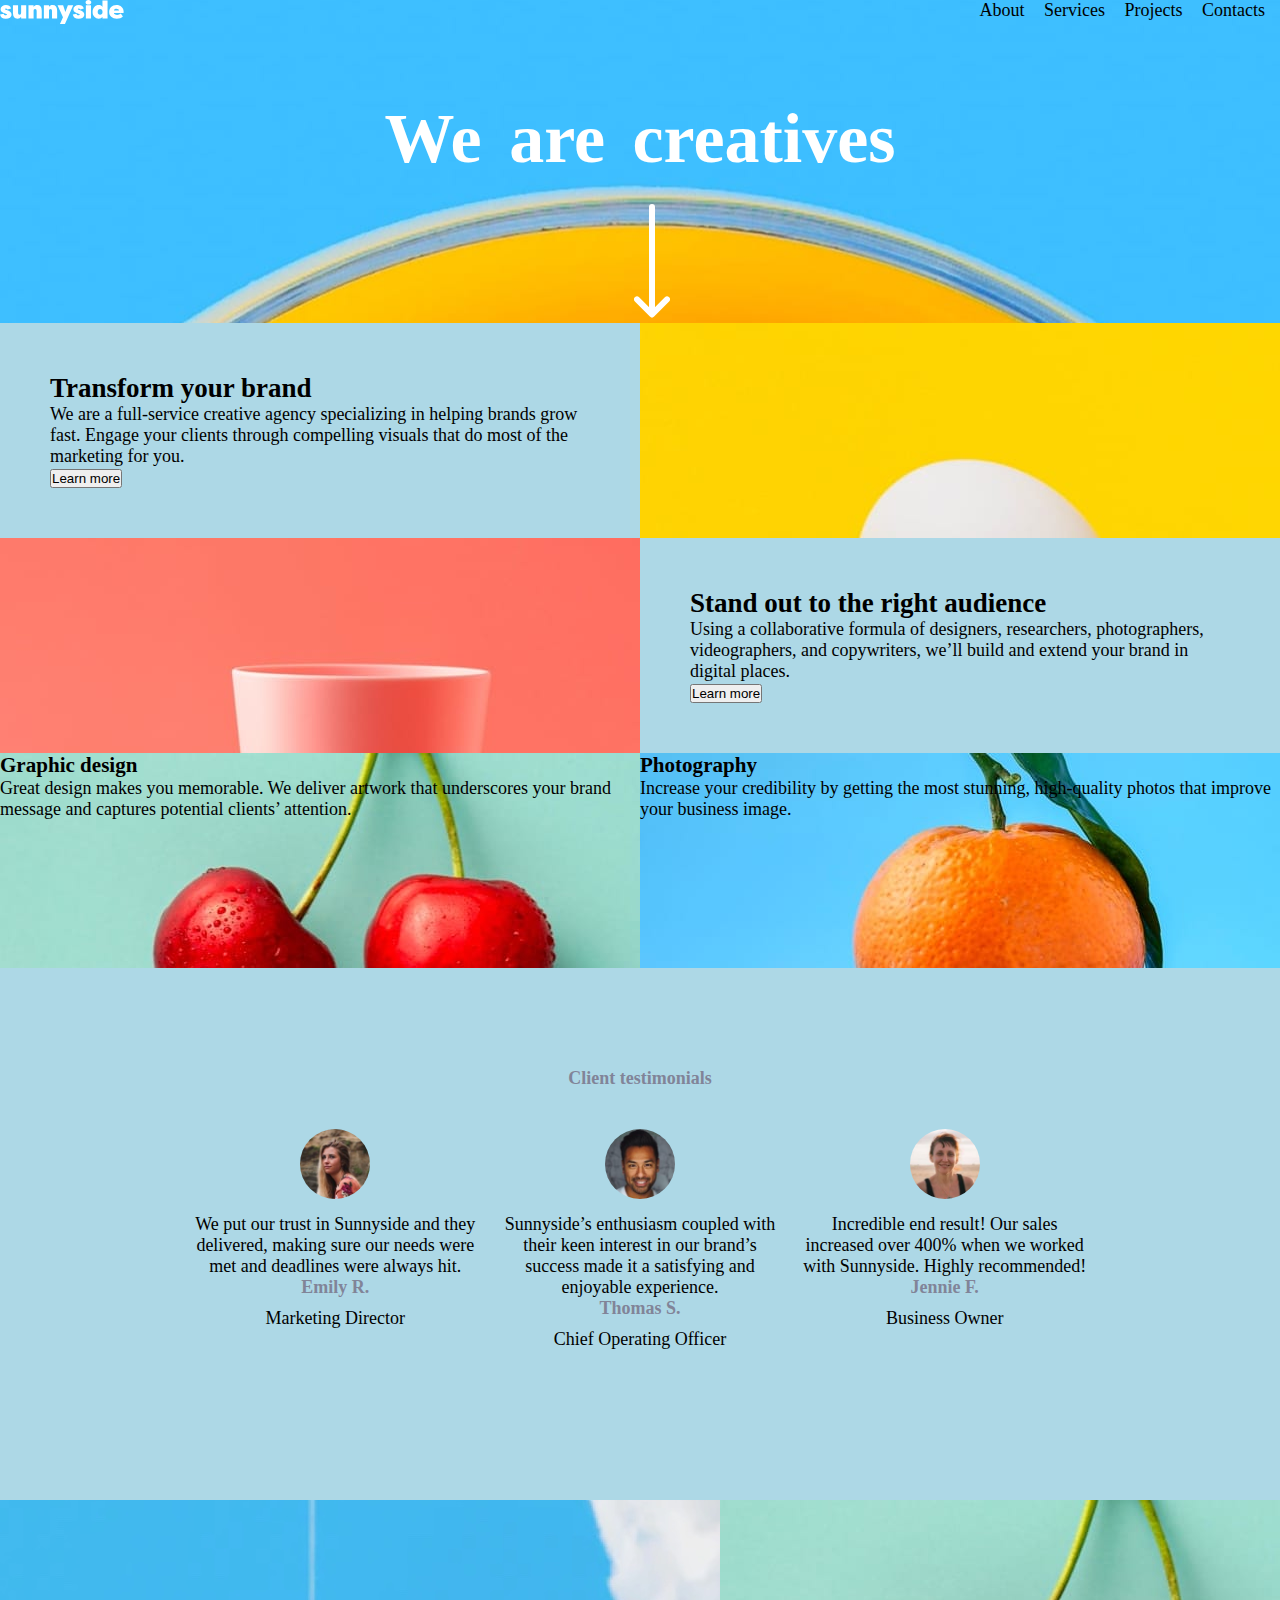
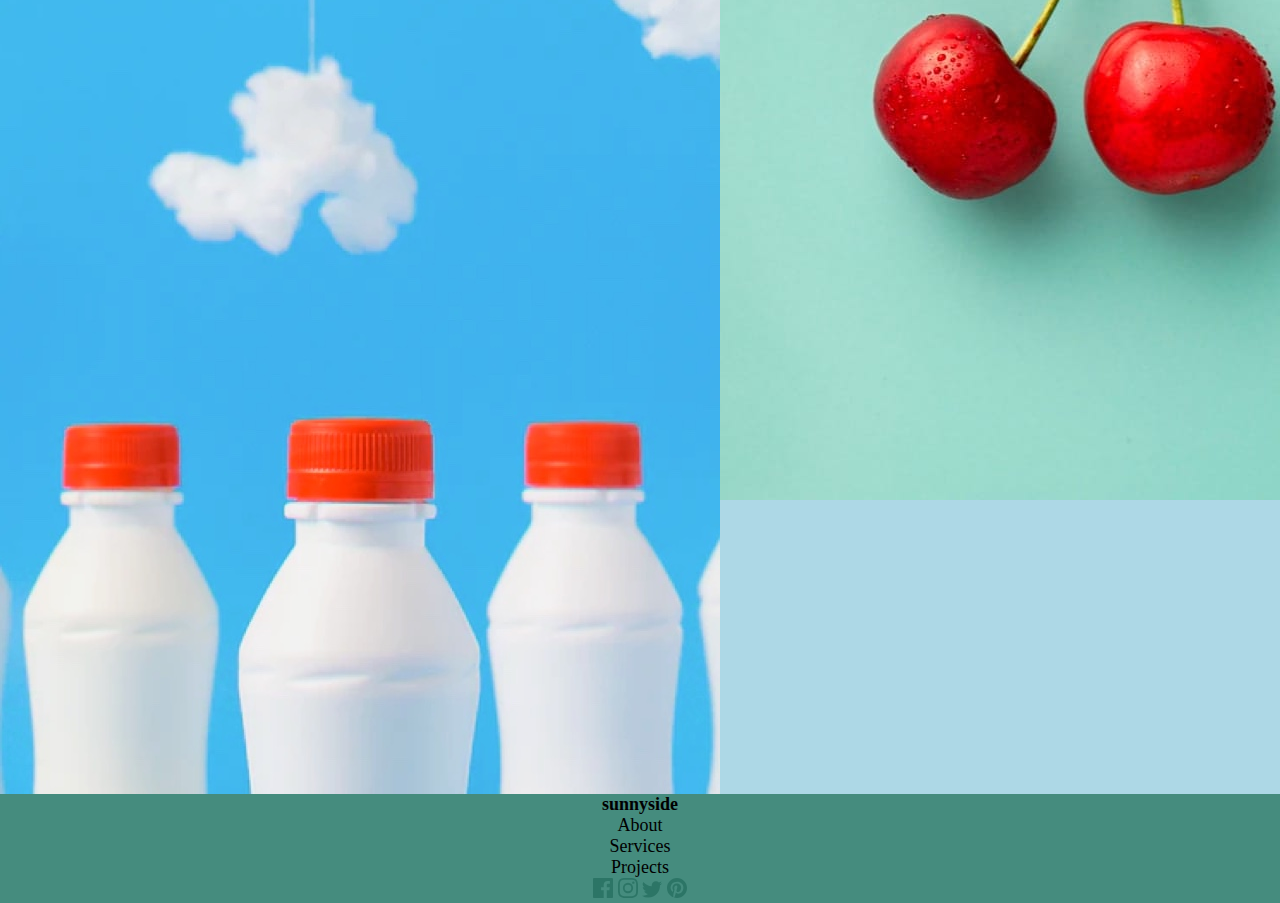
<file: sunnyside-agency-landing-page-main/index.html>
<!DOCTYPE html>
<html lang="en">
<head>
    <meta charset="UTF-8">
    <meta http-equiv="X-UA-Compatible" content="IE=edge">
    <meta name="viewport" content="width=device-width, initial-scale=1.0">
    <title>Sunnyside agency</title>
    <link rel="stylesheet" href="style.css">
</head>
<body>
    <header>
        <nav>
            <div class="icon">
                <img src="images/logo.svg" alt="logo">
            </div>
            
            <div class="navigation">
                <ul>
                    <li><a href="about">About</a></li>
                    <li><a href="services">Services</a></li>
                    <li><a href="projects">Projects</a></li>
                    <li class="active"><a href="contacts">Contacts</a></li>
                </ul>
            </div>
        </nav>
        <div class="clear"></div>

        <h1>We are creatives</h1>

        <div class="arrow">
            <img src="images/icon-arrow-down.svg" alt="arrow">
        </div>
    </header>

    <main>
        <div class="gallery">
            <div class="box1">
                <h2>
                    Transform your brand
                </h2>
                <p>
                    We are a full-service creative agency specializing in helping brands grow fast. 
                    Engage your clients through 
                    compelling visuals that do most of the marketing for you.
                </p>
    
                <button>Learn more</button>
            </div>

            <div class="box2">
                <!-- <img src="images/desktop/image-gallery-orange.jpg" alt=""> -->
            </div>

            <div class="box3">
                <!-- <img src="images/desktop/image-photography.jpg" alt=""> -->
            </div>

            <div class="box4">
                <h2>
                    Stand out to the right audience
                </h2>
                <p>
                    Using a collaborative formula of designers, researchers, photographers, videographers, and copywriters, 
                    we’ll build and extend your brand in digital places.
                </p>

                <button>Learn more</button>
            </div>

            <div class="box5">
                <!-- <img src="images/desktop/image-transform.jpg" alt=""> -->
                <h3>
                    Graphic design
                </h3>
                <p>
                    Great design makes you memorable. We deliver artwork that underscores
                     your brand message and captures potential clients’ attention.
                </p>
            </div>

            <div class="box6">
                <!-- <img src="images/desktop/image-photography.jpg" alt=""> -->
                <h3>
                    Photography
                </h3>
                <p>
                    Increase your credibility by getting the most stunning,
                     high-quality photos that improve your business image.
                </p>
            </div>
        </div>

        <div class="testimonial-container">

            <h4>
                Client testimonials
            </h4>

            <div class="testimonials">
                <div class="testimony">
                    <div class="image">
                        <img src="images/image-emily.jpg" alt="">
                    </div>
                    <p>
                        We put our trust in Sunnyside and they delivered,
                         making sure our needs were met and deadlines were always hit.
                    </p>
                    <h4>
                        Emily R.
                    </h4>
                    <p><span>
                        Marketing Director
                    </span></p>
                </div>
    
                <div class="testimony">
                    <div class="image">
                        <img src="images/image-thomas.jpg" alt="">
                    </div>
                    <p>
                        Sunnyside’s enthusiasm coupled with their keen interest in our
                         brand’s success made it a satisfying and enjoyable experience.
                    </p>
                    <h4>
                        Thomas S.
                    </h4>
                    <p><span>
                        Chief Operating Officer
                    </span></p>
                </div>
    
                <div class="testimony">
                    <div class="image">
                        <img src="images/image-jennie.jpg" alt="">
                    </div>
                    <p>
                        Incredible end result! Our sales 
                        increased over 400% when we worked with Sunnyside. Highly recommended!
                    </p>
                    <h4>
                        Jennie F.
                    </h4>
                    <p><span>
                        Business Owner
                    </span></p>
                </div>
            </div>
        </div>

        <div class="showcase">
            <img src="images/desktop/image-gallery-milkbottles.jpg" alt="">
            <img src="images/desktop/image-graphic-design.jpg" alt="">
            <img src="images/desktop/image-gallery-cone.jpg" alt="">
            <img src="images/desktop/image-gallery-sugarcubes.jpg" alt="">
        </div>
    </main>

    <footer>
        <div class="footer-texts">
            <h4>
                sunnyside
            </h4>
    
            <nav>
                <p><a href="about">About</a></p>
                <p><a href="services">Services</a></p>
                <p><a href="projects">Projects</a></p>
            </nav>
    
            <div class="socials">
                <img src="images/icon-facebook.svg" alt="">
                <img src="images/icon-instagram.svg" alt="">
                <img src="images/icon-twitter.svg" alt="">
                <img src="images/icon-pinterest.svg" alt="">
            </div>
        </div>

        <!-- <div class="attribution">
            Challenge by <a href="https://www.frontendmentor.io?ref=challenge" target="_blank">Frontend Mentor</a>. 
            Coded by <a href="#">Isreal Adenekan</a>.
        </div> -->
    </footer>
    
</body>
</html>
</file>
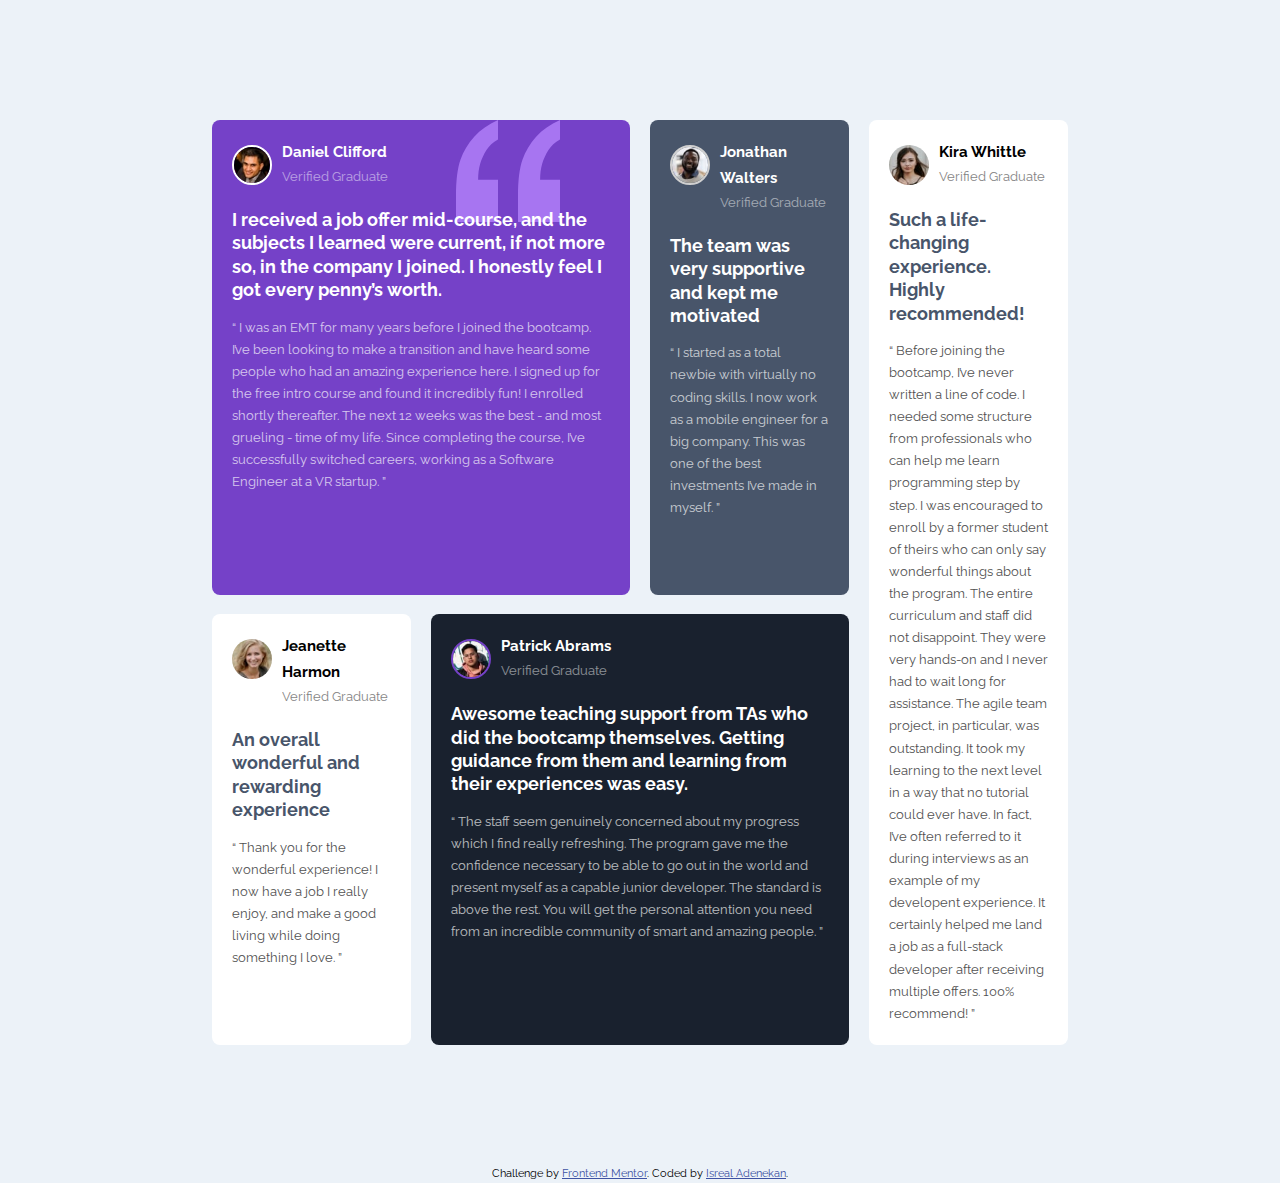
<file: testimonials-grid-section-main/index.html>
<!DOCTYPE html>
<html lang="en">
<head>
    <meta charset="UTF-8">
    <meta http-equiv="X-UA-Compatible" content="IE=edge">
    <meta name="viewport" content="width=device-width, initial-scale=1.0">

    <title>Testimonials Section</title>

    <link rel="stylesheet" href="style.css">
    <link rel="preconnect" href="https://fonts.googleapis.com">
</head>
<body>
    <main>
        <div class="testimonials">

            <div class="testimony1">
                <header>
                    <img src="images/image-daniel.jpg" alt="daniel">

                    <div class="card_text">
                        <h3>Daniel Clifford</h3>
                        <p>Verified Graduate</p>
                    </div>
                </header>

                <p class="lead">
                    I received a job offer mid-course, and the subjects I learned were current, if not more so, 
                    in the company I joined. 
                    I honestly feel I got every penny’s worth.
                </p>

                <p class="quote">
                        “ I was an EMT for many years before I joined the bootcamp. I’ve been looking to make a 
                        transition and have heard some people who had an amazing experience here. I signed up 
                        for the free intro course and found it incredibly fun! I enrolled shortly thereafter. 
                        The next 12 weeks was the best - and most grueling - time of my life. Since completing 
                        the course, I’ve successfully switched careers, working as a Software Engineer at a VR startup. ”
                </p>
            </div>
            
            <div class="testimony2">
                <header>
                    <img src="images/image-jonathan.jpg" alt="Jonathan">

                    <div class="card_text">
                        <h3>Jonathan Walters</h3>
                        <p>Verified Graduate</p>
                    </div>
                </header>
                <p class="lead"> 
                    The team was very supportive and kept me motivated
                </p>
                <p class="quote">
                     “ I started as a total newbie with virtually no coding skills. I now work as a mobile engineer 
                     for a big company. This was one of the best investments I’ve made in myself. ”
                </p>
            </div>

            <div class="testimony3">
                <header>
                    <img src="images/image-jeanette.jpg" alt="jeanette">

                    <div class="card_text">
                        <h3>Jeanette Harmon</h3>
                        <p>Verified Graduate</p>
                    </div>
                </header>
                <p class="lead">
                    An overall wonderful and rewarding experience
                </p>
                <p class="quote">
                    “ Thank you for the wonderful experience! I now have a job I really enjoy, and make a good living 
                    while doing something I love. ”
                </p>
            </div>

            <div class="testimony4">
                <header>
                    <img src="images/image-patrick.jpg" alt="patrick">

                    <div class="card_text">
                        <h3>Patrick Abrams</h3>
                        <p>Verified Graduate</p>
                    </div>
                </header>
                <p class="lead"> Awesome teaching support from TAs who did the bootcamp themselves. Getting guidance from them and 
                    learning from their experiences was easy.
                </p>
                <p class="quote">
                    “ The staff seem genuinely concerned about my progress which I find really refreshing. The program 
                    gave me the confidence necessary to be able to go out in the world and present myself as a capable 
                    junior developer. The standard is above the rest. You will get the personal attention you need from 
                    an incredible community of smart and amazing people. ”
                </p>
            </div>

            <div class="testimony5">
               <header>
                <img src="images/image-kira.jpg" alt="Kira">

                <div class="card_text">
                    <h3>Kira Whittle</h3>
                    <p>Verified Graduate</p>
                </div>
               </header>
                <p class="lead">
                    Such a life-changing experience. Highly recommended!
                </p>
                <p class="quote">
                        “ Before joining the bootcamp, I’ve never written a line of code. I needed some structure from 
                    professionals who can help me learn programming step by step. I was encouraged to enroll by a former 
                    student of theirs who can only say wonderful things about the program. The entire curriculum and staff 
                    did not disappoint. They were very hands-on and I never had to wait long for assistance. The agile team 
                    project, in particular, was outstanding. It took my learning to the next level in a way that no tutorial 
                    could ever have. In fact, I’ve often referred to it during interviews as an example of my developent 
                    experience. It certainly helped me land a job as a full-stack developer after receiving multiple offers. 
                    100% recommend! ”
                </p>
            </div>
        </div>
    </main>

    <footer>
        <div class="attribution">
            Challenge by <a href="https://www.frontendmentor.io?ref=challenge" target="_blank">Frontend Mentor</a>. 
            Coded by <a href="https://github.com/Isrealade/Isrealade.github.io.git" target="_blank">Isreal Adenekan</a>.
          </div>
    </footer>
</body>
</html>
</file>
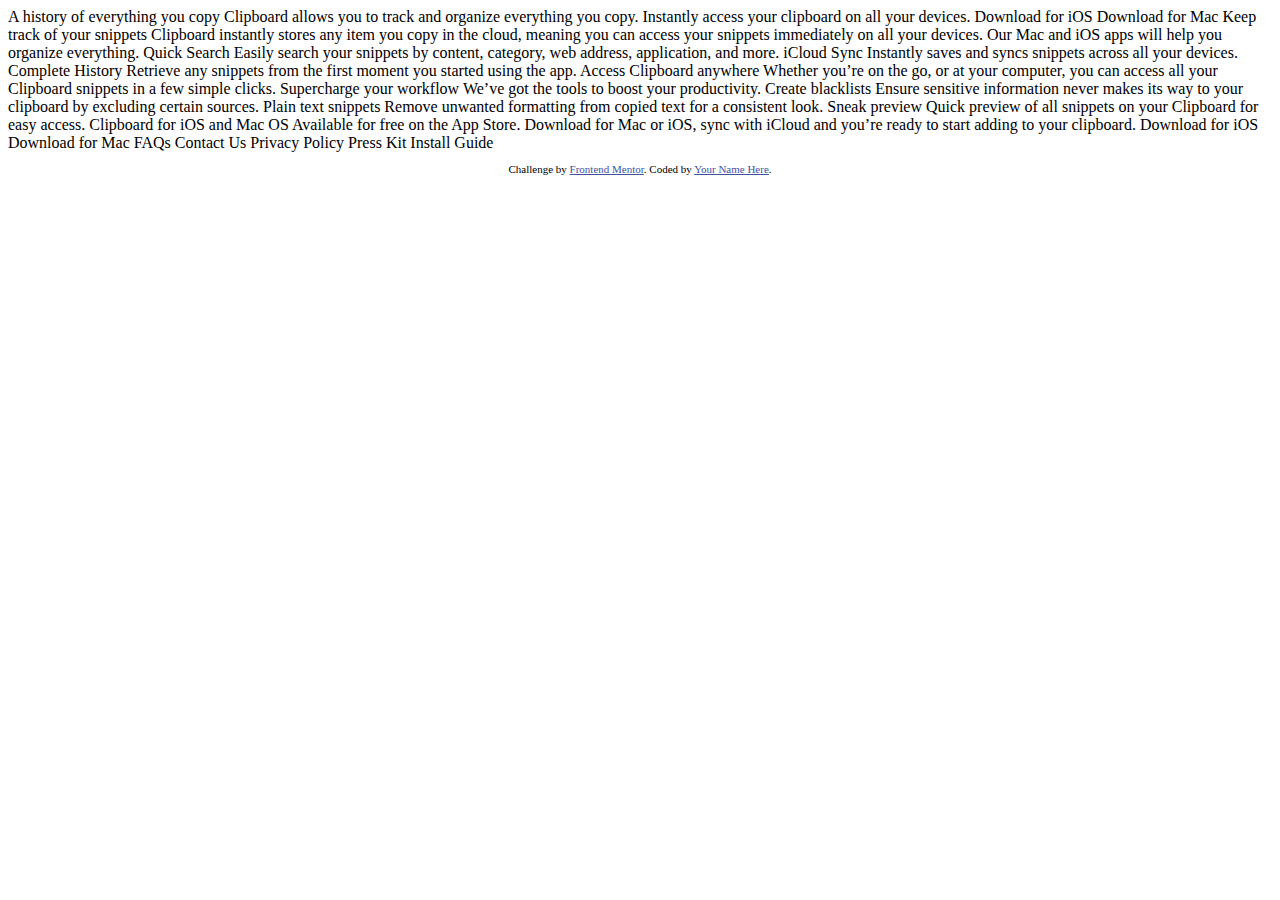
<file: clipboard-landing-page-master/texts.html>
<!DOCTYPE html>
<html lang="en">
<head>
  <meta charset="UTF-8">
  <meta name="viewport" content="width=device-width, initial-scale=1.0"> <!-- displays site properly based on user's device -->

  <link rel="icon" type="image/png" sizes="32x32" href="./images/favicon-32x32.png">
  
  <title>Frontend Mentor | Clipboard landing page</title>

  <!-- Feel free to remove these styles or customise in your own stylesheet 👍 -->
  <style>
    .attribution { font-size: 11px; text-align: center; }
    .attribution a { color: hsl(228, 45%, 44%); }
  </style>
</head>
<body>

  A history of everything you copy

  Clipboard allows you to track and organize everything you 
  copy. Instantly access your clipboard on all your devices.

  Download for iOS
  Download for Mac

  Keep track of your snippets

  Clipboard instantly stores any item you copy in the cloud, 
  meaning you can access your snippets immediately on all your 
  devices. Our Mac and iOS apps will help you organize everything.

  Quick Search

  Easily search your snippets by content, category, web address, application, and more.

  iCloud Sync

  Instantly saves and syncs snippets across all your devices.

  Complete History

  Retrieve any snippets from the first moment you started using the app.

  Access Clipboard anywhere

  Whether you’re on the go, or at your computer, you can access all your Clipboard 
  snippets in a few simple clicks.

  Supercharge your workflow

  We’ve got the tools to boost your productivity.

  Create blacklists

  Ensure sensitive information never makes its way to your clipboard by excluding certain sources.

  Plain text snippets

  Remove unwanted formatting from copied text for a consistent look.

  Sneak preview

  Quick preview of all snippets on your Clipboard for easy access.

  Clipboard for iOS and Mac OS

  Available for free on the App Store. Download for Mac or iOS, sync with iCloud 
  and you’re ready to start adding to your clipboard.

  Download for iOS
  Download for Mac

  FAQs
  Contact Us
  Privacy Policy
  Press Kit
  Install Guide
  
  <footer>
    <p class="attribution">
      Challenge by <a href="https://www.frontendmentor.io?ref=challenge" target="_blank">Frontend Mentor</a>. 
      Coded by <a href="#">Your Name Here</a>.
    </p>
  </footer>
</body>
</html>
</file>
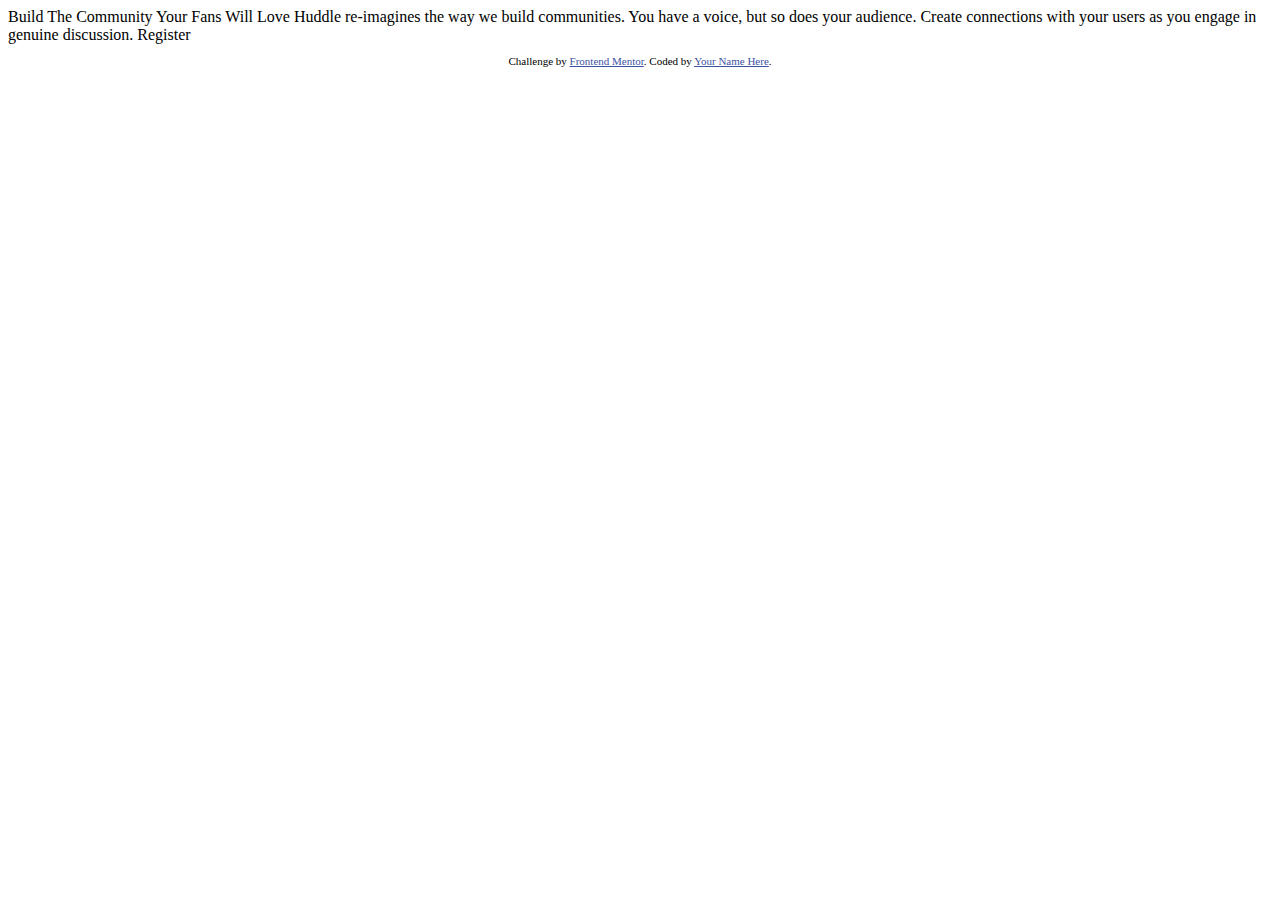
<file: huddle-landing-page-with-single-introductory-section-master/text.html>
<!DOCTYPE html>
<html lang="en">
<head>
  <meta charset="UTF-8">
  <meta name="viewport" content="width=device-width, initial-scale=1.0"> <!-- displays site properly based on user's device -->

  <link rel="icon" type="image/png" sizes="32x32" href="./images/favicon-32x32.png">
  
  <title>Frontend Mentor | Huddle landing page with single introductory section</title>

  <!-- Feel free to remove these styles or customise in your own stylesheet 👍 -->
  <style>
    .attribution { font-size: 11px; text-align: center; }
    .attribution a { color: hsl(228, 45%, 44%); }
  </style>
</head>
<body>

  Build The Community Your Fans Will Love

  Huddle re-imagines the way we build communities. You have a voice, but so does your audience. 
  Create connections with your users as you engage in genuine discussion. 

  Register

  <footer>
    <p class="attribution">
      Challenge by <a href="https://www.frontendmentor.io?ref=challenge" target="_blank">Frontend Mentor</a>. 
      Coded by <a href="#">Your Name Here</a>.
    </p>
  </footer>
</body>
</html>
</file>
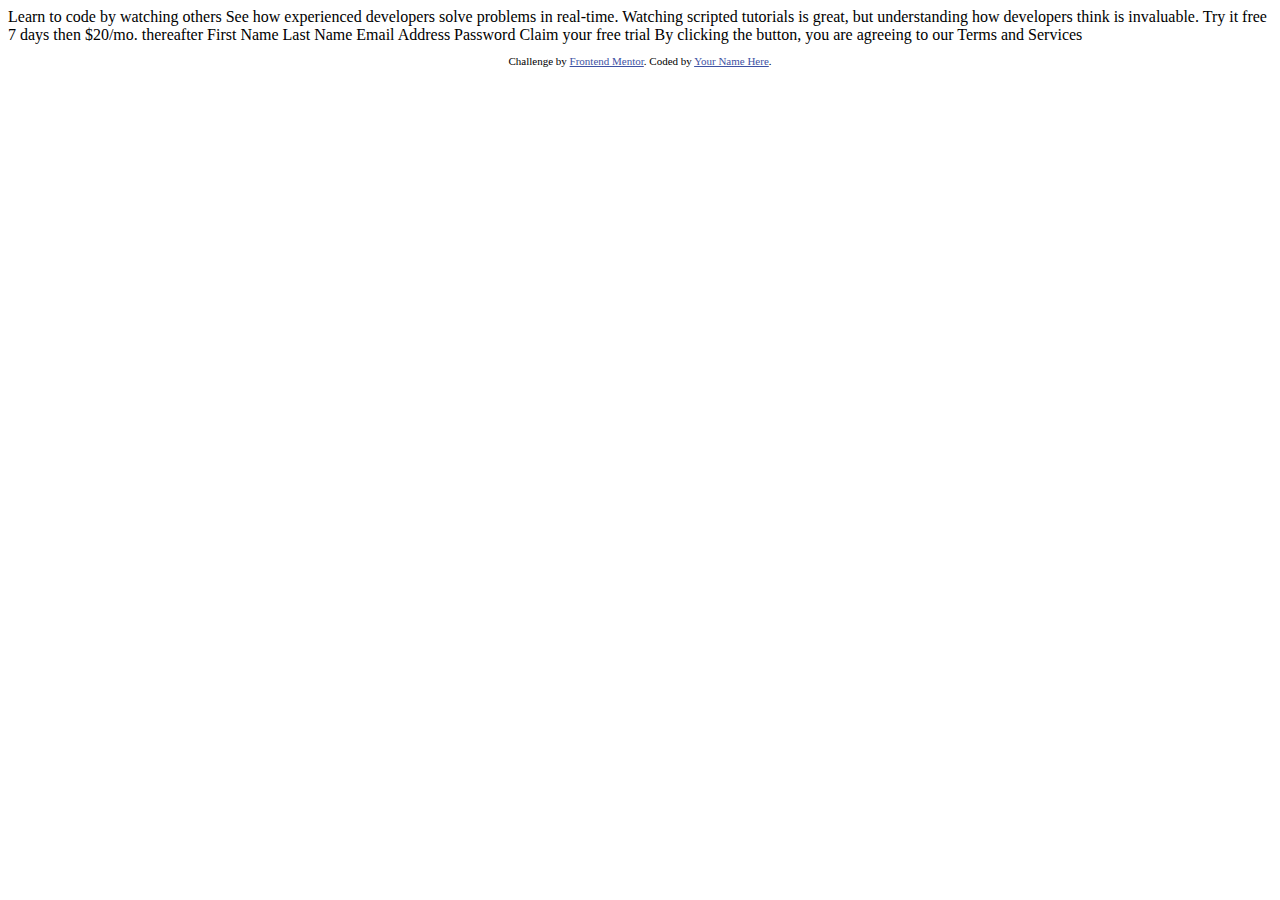
<file: intro-component-with-signup-form-master/test.html>
<!DOCTYPE html>
<html lang="en">
<head>
  <meta charset="UTF-8">
  <meta name="viewport" content="width=device-width, initial-scale=1.0"> <!-- displays site properly based on user's device -->

  <link rel="icon" type="image/png" sizes="32x32" href="./images/favicon-32x32.png">
  
  <title>Frontend Mentor | Intro component with sign up form</title>

  <!-- Feel free to remove these styles or customise in your own stylesheet 👍 -->
  <style>
    .attribution { font-size: 11px; text-align: center; }
    .attribution a { color: hsl(228, 45%, 44%); }
  </style>
</head>
<body>

  Learn to code by watching others

  See how experienced developers solve problems in real-time. Watching scripted tutorials is great, 
  but understanding how developers think is invaluable. 

  Try it free 7 days then $20/mo. thereafter

  First Name 
  Last Name 
  Email Address
  Password

  Claim your free trial 

  By clicking the button, you are agreeing to our Terms and Services
  
  <footer>
    <p class="attribution">
      Challenge by <a href="https://www.frontendmentor.io?ref=challenge" target="_blank">Frontend Mentor</a>. 
      Coded by <a href="#">Your Name Here</a>.
    </p>
  </footer>
</body>
</html>
</file>
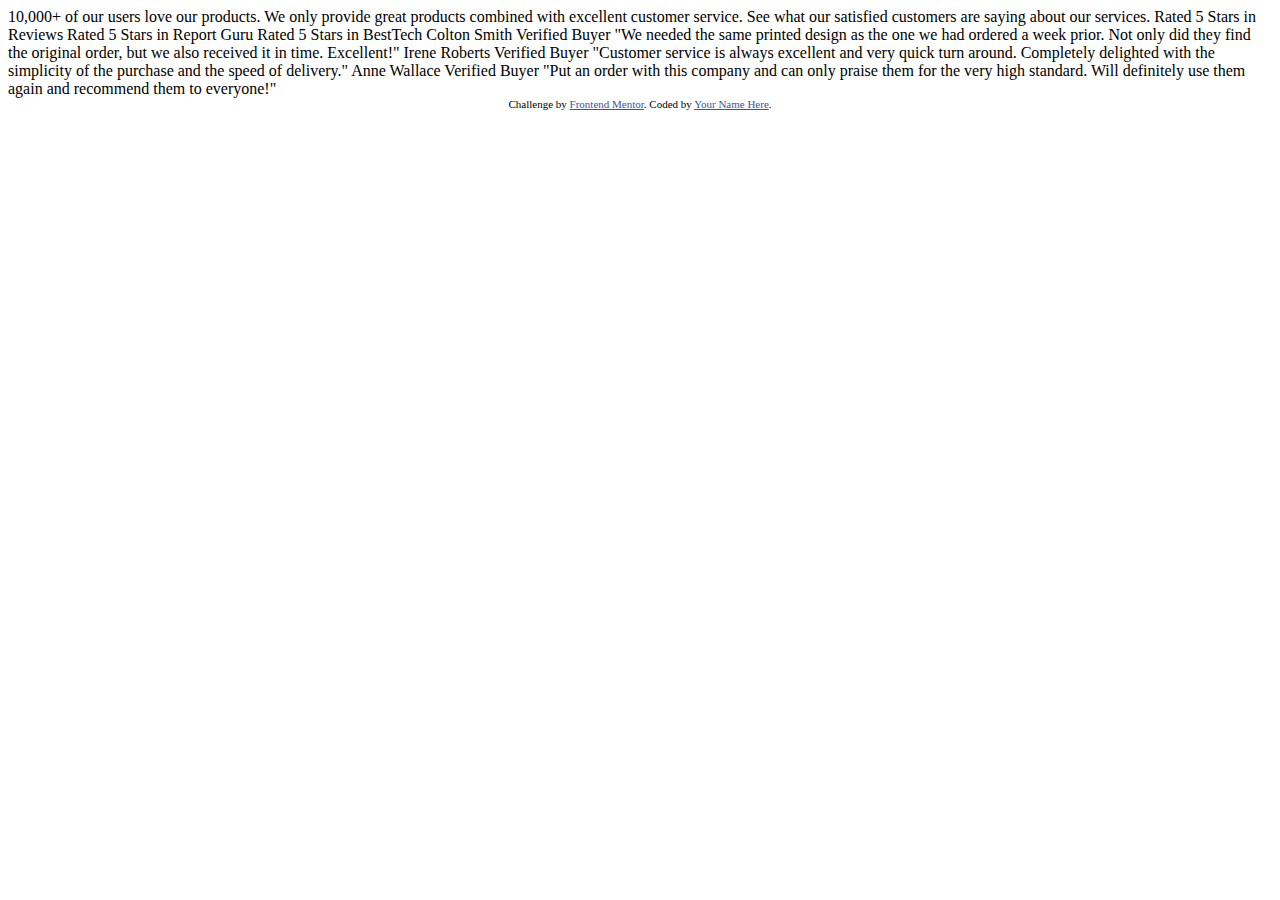
<file: social-proof/social.html>
<!DOCTYPE html>
<html lang="en">
  <head>
    <meta charset="UTF-8" />
    <meta name="viewport" content="width=device-width, initial-scale=1.0" />
    <!-- displays site properly based on user's device -->

    <link
      rel="icon"
      type="image/png"
      sizes="32x32"
      href="./images/favicon-32x32.png"
    />

    <title>Frontend Mentor | Social proof section</title>

    <!-- Feel free to remove these styles or customise in your own stylesheet 👍 -->
    <style>
      .attribution {
        font-size: 11px;
        text-align: center;
      }
      .attribution a {
        color: hsl(228, 45%, 44%);
      }
    </style>
  </head>
  <body>
    10,000+ of our users love our products.

    We only provide great products combined with excellent customer service.
    See what our satisfied customers are saying about our services.
    
    Rated 5 Stars in Reviews
    Rated 5 Stars in Report Guru
    Rated 5 Stars in BestTech
    
    Colton Smith 
    Verified Buyer
    "We needed the same printed design as the one we had ordered a week prior.
    Not only did they find the original order, but we also received it in time.
    Excellent!"
    
    Irene Roberts 
    Verified Buyer
    "Customer service is always excellent and very quick turn around. Completely
    delighted with the simplicity of the purchase and the speed of delivery."
    
    Anne Wallace 
    Verified Buyer
    "Put an order with this company and can only praise them for the very high
    standard. Will definitely use them again and recommend them to everyone!"

    <div class="attribution">
      Challenge by
      <a href="https://www.frontendmentor.io?ref=challenge" target="_blank"
        >Frontend Mentor</a
      >. Coded by <a href="#">Your Name Here</a>.
    </div>
  </body>
</html>
</file>
<file: clipboard-landing-page-master/style.css>
@import url('https://fonts.googleapis.com/css2?family=Bai+Jamjuree&display=swap');

*{
    padding: 0;
    margin: 0;
}

body{
    background-color: white;
    background-image: url(images/bg-header-desktop.png);
    background-repeat: no-repeat;
    background-position: top 0px;
    font-family: 'Bai Jamjuree', sans-serif;
    font-size: 18px;
}

h1, h2, h3, h4{
    color: hsl(210, 10%, 33%);
    font-weight: 600;
}

p{
    color: hsl(201, 11%, 66%);
    word-spacing: 5px;
}

a{
    text-decoration: none;
    color: hsl(201, 11%, 66%);
}

.text{
    margin: 50px auto 0 auto;
    width: 80%;
    text-align: center;
}

.text p{
    margin-top: 25px;
}

.beforefooter .text{
    width: 50%;
}

.text:nth-child(3){
    width: 50%;
}

body main .text{
    width: 50%;
}

.button{
    margin-top: 28px;
}

button{
    width: 180px;
    padding: 17px;
    border: 1px;
    border-radius: 30px;
    font-weight: 600;
    color: white;
}

button:first-child{
    background-color: hsl(171, 66%, 44%);
    box-shadow: 0px 3px 9px 0px hsl(210, 10%, 33%);
}

button:nth-child(2){
    background-color: hsl(233, 100%, 69%);
    box-shadow: 0px 3px 8px 1px hsl(210, 10%, 33%);
}

button:hover{
    cursor: pointer;
}

nav p a:hover{
    cursor: pointer;
    color: hsl(171, 66%, 44%);
}

/* nav .socials a:hover{
    color: hsl(171, 66%, 44%);
} */
 

header{
    margin: 100px auto;
    text-align: center;
    width: 50%;
}

header .text p{
    margin-top: 20px;
}

.section1{
    display: grid;
    grid-template-columns: 1fr 2fr;
    gap: 6em;
    margin-top: 100px;
    margin-bottom: 100px;

}

.section1 .image img{
    width: 600px;
    margin-left: -50px;
}

.section1 .section1-texts{
    justify-content: start;
    align-self: center;
    display: grid;
    grid-template-columns: 1fr;
    grid-template-rows: 1fr 1fr 1fr;
    gap: 3em;
    /* padding-right: 50px; */
    text-align: left;
    padding-right: 180px;
}

/* .section1 .section1-texts .section-text h3{

} */

.section1 .section1-texts .section-text p{
    margin-top: 5px;
    padding-right: 180px;
}


#devices{
   width: 55%;
   margin-top: 75px;
   margin-left: auto;
   margin-right: auto;
}

#devices img{
    width: 600px;
    height: 456px;
    margin-left: auto;
    margin-right: auto;
}

.previews{
    width: 80%;
    display: grid;
    grid-template-columns: 1fr 1fr 1fr;
    gap: 2em;
    margin: 100px auto; 
    text-align: center;
}

.pre-text h3{
    margin-top: 35px;
}

.pre-text p{
    margin-top: 10px;
}

.companies{
    width: 80%;
    margin-left: auto;
    margin-right: auto;
    display: grid;
    grid-template-columns: 1fr 1fr 1fr 1fr 1fr;
    gap: 2em;
    margin-top: 200px;
}

.beforefooter{
    margin-top: 200px;
    text-align: center;
}

footer{
    width: 100%;
    margin-top: 120px;
    margin-bottom: 0;
    padding-top: 40px;
    padding-bottom: 30px;
    /* padding: 20px 100px; */
    background-color: whitesmoke;
}

nav{
    width: 80%;
    display: grid;
    grid-template-columns: repeat(6, 1fr);
    margin-left: auto;
    margin-right: auto;
}

/* footer nav span{
    padding-top: 10px;
} */

nav .footericon img{
    width: 50px;
    height: 50px;
}


.socials{
    grid-column: 6;
    /* display: grid;
    grid-template-columns: auto auto auto;
    gap: 1em; */
    display: flex;
    flex-direction: row;
    gap: 1em;
}


@media (max-width:480px){
    body{
        width: 100%;
        background-image: url(./images/bg-header-desktop.png);
        background-repeat: no repeat;
        background-position: top 0px;
        text-align: center;
    }

    header{
        width: 95%;
        margin-left: auto;
        margin-right: auto;
    }

    header .text{
        width: 90%;
        margin-left: auto;
        margin-right: auto;
    }

    .button{
        width: 90%;
        display: flex;
        flex-direction: column;
        margin: 35px auto;
        gap: 0.5em;
    }

    button{
        width: 100%;
        margin-top: 10px;
    }

    main .text{
        /* margin-top: 150px; */
        width: 90%;
        margin: 150px auto auto auto;
        /* padding: 20px; */
    }

    .section1{
        width: 100%;
        display: flex;
        flex-direction: column;
    }

    .section1 .image{
        width: 90%;
        margin: auto;
    }

    .section1 .image img{
        width: 100%;
        margin: auto;
    }

    .section1 .section1-texts{
        width: 90%;
        margin-left: auto;
        margin-right: auto;
        display: flex;
        flex-direction: column;
        gap: 2em;
        text-align: center;
        justify-content: center;
        padding-right: 0;
    }


    .section-text{
        margin-left: auto;
        margin-right: auto;
        text-align: center;
    }

    .section1 .section1-texts .section-text p{
        padding-right: 0;
        /* margin-left: auto;
        margin-right: auto; */
    }

    #devices{
        width: 95%;
        height: 256.7px;
        margin: 100px auto;
    }

    #devices img{
        width: 100%;
        height: 296px;
    }

    main .text:nth-child(2){
        margin-top: 0;
    }

    .previews{
        display: flex;
        flex-direction: column;
        gap: 70px;
    }

    .previews .pre{
        padding: 20px;
    }

    .companies{
        width: 50%;
        display: flex;
        flex-direction: column;
        gap: 7em;
    }

    .beforefooter{
        width: 90%;
        margin: auto;
    }

    footer{
        width: 100%;
        padding: 60px auto;
    }

    nav{
        width: 80%;
        margin: 10px auto;
        display: flex;
        flex-direction: column;
        gap: 1.5em;
        text-align: center;
    }

    .faq{
        margin-top: 20px;
    }

    .links p:nth-child(2){
        margin-top: 1.5em;
    }

    .socials{
        justify-content: center;
        gap: 2em;
        margin-top: 10px;
    }

    .beforefooter .text{
        width: 80%;
    }
    
    .text:nth-child(3){
        width: 70%;
    }
    
    body main .text{
        width: 80%;
    }
}
</file>
<file: four-card-feature-section-master/style.css>
@import url('https://fonts.googleapis.com/css2?family=Poppins:wght@300&display=swap');

*{
    margin: 0;
    padding: 0;
}

body{
    background-color: hsl(0, 0%, 98%);
    font-family: 'Poppins', sans-serif;
    font-size: 15px;
    box-sizing: border-box;
    max-width: 1440px;
}

p{
    color: hsl(229, 6%, 66%);
    margin-top: 15px;
}

div h4{
    font-weight: 600;
    font-size: 20px;
}

header{
    text-align: center;
    margin-top: 30px;
    padding: 20px;
    width: 30%;
    margin-left: auto;
    margin-right: auto;
}

header h3{
    color: hsl(229, 6%, 66%);
    font-size: 30px;
    font-weight: 800;
    margin-bottom: 0;
}

header h3 span{
    color: hsl(234, 12%, 34%);
    font-weight: 600;
    margin-top: 20px;
}

.cards{
    margin-top: 20px;
    width: 60%;
    margin-left: auto;
    margin-right: auto;
    padding: 50px;
    display: grid;
    grid-template-columns: 1fr 1fr 1fr;
    grid-auto-rows: minmax(100px, auto);
    gap: 2em;
}

.card1{
    background-image: url(./images/icon-supervisor.svg);
    background-repeat: no-repeat;
    background-position: bottom 25px right 15px;
    background-color: white;
    width: 215px;
    height: 200px;
    padding: 30px;
    border-top: 5px solid hsl(0, 78%, 62%);
    border-radius: 8px;
    grid-column: 1;
}

.card2{
    background-image: url(./images/icon-team-builder.svg);
    background-repeat: no-repeat;
    background-position: bottom 25px right 15px;
    background-color: white;
    width: 215px;
    height: 200px;
    padding: 30px;
    border-top: 5px solid hsl(212, 86%, 64%);
    border-radius: 8px;
    grid-row: 1/2;
    grid-column: 2/3;
}

.card3{
    background-image: url(./images/icon-calculator.svg);
    background-repeat: no-repeat;
    background-position: bottom 25px right 15px;
    background-color: white;
    width: 215px;
    height: 200px;
    padding: 30px;
    border-top: 5px solid hsl(180, 62%, 55%);
    border-radius: 8px;
    grid-column: 3;
}

.card4{
    background-image: url(./images/icon-karma.svg);
    background-repeat: no-repeat;
    background-position: bottom 25px right 15px;
    background-color: white;
    width: 215px;
    height: 200px;
    padding: 30px;
    border-top: 5px solid hsl(34, 97%, 64%);
    border-radius: 8px;
    grid-row: 2/3;
    grid-column: 2/3;
}

.attribution { font-size: 11px;
    text-align: center; 
    margin-top: 20px;
}
.attribution a { 
    color: hsl(228, 45%, 44%); 
}

@media (max-width: 750px){
    header{
        width: 80%;
        text-align: center;
        margin: 30px auto;
        padding: 20px;
    }

    header p{
        padding: 20px;
        padding-top: 0;
    }

    .cards{
        width: 90%;
        margin: 30px auto;
        padding: 0;
        display: grid;
        grid-template-columns: 1fr;
        gap: 2em;
    }

    .card1{
        width: auto;
        grid-row: 1;
        grid-column: 1/3;
    }

    .card2{
        width: auto;
        grid-row: 2;
        grid-column: 1/3;
    }

    .card3{
        width: auto;
        grid-row: 3;
        grid-column: 1/3;
    }

    .card4{
        width: auto;
        grid-row: 4;
        grid-column: 1/3;
    }
}

@media (max-width: 450px){
    header{
        width: 90%;
        text-align: center;
        margin: 30px auto;
        padding: 20px;
    }

    header p{
        padding: 40px;
        padding-top: 0;
    }

    .cards{
        width: 90%;
        margin: 30px auto;
        padding: 0;
        display: grid;
        grid-template-columns: 1fr;
        gap: 2em;
    }

    .card1{
        width: auto;
        grid-row: 1;
        grid-column: 1/3;
    }

    .card2{
        width: auto;
        grid-row: 2;
        grid-column: 1/3;
    }

    .card3{
        width: auto;
        grid-row: 3;
        grid-column: 1/3;
    }

    .card4{
        width: auto;
        grid-row: 4;
        grid-column: 1/3;
    }
}
</file>
<file: fylo-challenge/fylo.css>
body{
    background-color: hsl(218, 28%, 13%);
    color: hsl(0, 0%, 100%);
    font-size: 14px;
    margin: 0;
    
}

#main-header{
    width: 100%;
    font-family: 'Raleway', sans-serif;
    font-weight: 400; 
    margin-top: 20px;
    box-sizing: border-box;
}

.container{
    width: 80%;
    margin-left: auto;
    margin-right: auto;
    margin-top: 20px;
    box-sizing: border-box;
    overflow: hidden;
}

a{
    text-decoration: none;
    color: white;
}

ul{
    list-style-type: none;
    margin: 0;
    padding: 0;
}

li a{
    text-decoration: none;
    color: white;
}

#main-header ul li{
    list-style: none;
    display: inline-block;
    margin-left: 17px;
    margin-top: 15px;
}

nav ul .rightnav{
    float: right;
}
nav ul .rightnav a{
    padding: 10px;
    margin-right: 10px;
}

.container .illustration{
    margin-left: auto;
    margin-right: auto;
    width: 50%;
    display: block;
}

.container .heading1{
    text-align: center;
    font-size: 16px;
    font-weight: 700px;
}

.but1 .button1{
    background-color: hsl(176, 68%, 64%);
    border: none;
    padding: 15px;
    text-align: center;
    display: inline-block;
    width: 240px;
    border-radius: 20px;
    color: white;
    font-weight: 700;
    font-size: 17px;
}

#firstsection{
    margin-top: 70px;
    margin-left: auto;
    margin-right: auto;
    box-sizing: border-box;
}

.grid_container{
    display: grid;
    grid-template-columns: auto auto;
    grid-template-rows: auto auto;
    column-gap: 70px;
    row-gap: 20px;
    padding: 15px;
    align-content: center;
    justify-content: center;
    box-sizing: border-box;
}

.section{
    padding: 20px;
    text-align: center;
}



#secondsection{
margin-top: 100px;
margin-left: auto;
margin-right: auto;
}

.flex1_container{
    display: flex;
    flex-direction: row;
    flex-wrap: wrap;
    column-gap: 30px;
    box-sizing: border-box;
}

#secondsection .aside-text{
    margin-top: 120px;
}



.contain{
    margin-top: 100px;
    box-sizing: border-box;
}
.testimony p .fill-images{
    display: inline-block;
    margin: 0%;
    padding: 0%;
}

.testimony p img{
    width: 25px;
    border-radius: 100px;
    display: inline;
}
.testimony p .fill-images span{
    float: right;
}



.flex_container2{
    display: flex;
    flex-direction: row;
    flex-wrap: wrap;
    box-sizing: border-box;
    column-gap: 15px;
    align-items: stretch;
}

.flex_container2 .testimony{
    border: 5px white;
    margin-left: auto;
    margin-right: auto;
    padding: 20px;
    border: 1px;
    background-color: hsl(219, 30%, 18%);

}


#flyoworks a{
    color:  hsl(176, 68%, 64%);
    text-decoration: none;
  }
  

  .early_access{
  background-color: hsl(217, 28%, 15%);
  text-align: center;
  padding: 20px;
  width: 50%;
  margin-top: 200px;
  margin-bottom: 0;
  margin-left: auto;
  margin-right: auto;
}
.early_access .register{
    padding: 0%;
    margin: 0;
    margin-bottom: 15px;
    box-sizing: border-box;
}

.input{
  width: 50%;
  padding: 15px;
  border-radius: 20px;
  margin-left: auto;
  margin-top: 25px;
}

.button2{
  background-color: hsl(176, 68%, 64%);
  border: none;
  padding: 15px;
  text-align: center;
  text-decoration: none;
  display: inline-block;
  width: 35%;
  border-radius: 20px;
  margin-left: 25px;
  margin-right: auto;
}

.register .flex-register span{
    margin: 0%;
    padding: 0%;
}



#main-footer{
    background-color: hsl(216, 53%, 9%);
    width: 100%;
    margin-top: 0%;
    margin-bottom: 0%;
    margin-left: 0%;
}

.needed{
    margin-left: auto;
    margin-right: auto;
}

.footer_logo img{
    margin-top: 30px;
    margin-left: 70px;
}

.footer_container{
    display: grid;
    grid-template-columns: auto auto auto auto auto;
    column-gap: 15px;
    margin-left: 70px;
    margin-right: 10px;
    margin-top: 30px;
}

.foot p span{
    display: inline;
    margin-left: 10px;
}
.foot p img{
    display: inline-block;
}

.foot ul li span{
    margin-left: 15px;
}

.foot icon_inline{
    display: inline-block;
    list-style: none;
    margin: 0;
    padding: 0;
}
.foot .icon_inline li img{
    width: 30px;
    display: inline-block;
}
.foot .icon_inline li{
    display: inline-block;
}
</file>
<file: huddle-landing-page-with-single-introductory-section-master/style.css>
*{
    padding: 0;
    margin: 0;
}

body{
    background-image: url(./images/bg-desktop.svg);
    background-repeat: no-repeat;
    /* font-size: ; */
    background-color: hsl(257, 40%, 49%);
}

header{
    width: 95%;
    margin-top: 25px;
    margin: 25px auto auto auto;
}

main{
    width: 95%;
    margin: 50px auto auto auto;
}

.container{
    display: grid;
    grid-template-columns: 1fr 1fr;
    gap: 2.5em;
    color: white;
}

.container img{
    width: 650px;
}

.texts{
    /* align-self: center; */
    width: 90%;
    margin-top: 60px;
}

.texts h1{
    font-weight: 600;
    padding-right: 100px;
    line-height: 1.7;
    font-size: 40px;
    font-family: 'Poppins', sans-serif;
}

.texts p{
    font-size: 18px;
    margin-top: 20px;
    /* padding-right: 95px; */
    line-height: 1.3;
    font-family: 'Open Sans', sans-serif;
}

button{
    width: 150px;
    margin-top: 15px;
    background-color: white;
    color: hsl(257, 40%, 49%);
    padding: 13px;
    border-radius: 30px;
    font-weight: 600;
    border: 0;
}

button:hover{
    cursor: pointer;
    background-color: hsl(300, 69%, 71%);
    color: white;
    font-weight: 600;
}

@media (max-width: 660px){
    body{
        background-image: url(./images/bg-mobile.svg);
        background-repeat: no-repeat;
        /* font-size: ; */
        background-color: hsl(257, 40%, 49%);
    }
    
    header{
        width: 90%;
        /* margin-top: 25px; */
        margin: 25px auto auto auto;
    }
    
    main{
        width: 90%;
        margin: 50px auto auto auto;
    }
    
    .container{
        width: 100%;
        display: flex;
        flex-direction: column;
        gap: 4em;
        margin: auto;
    }

    .image{
        width: auto;
    }
    
    .container img{
        width: 100%;
    }
    
    .texts{
        text-align: center;
        width: 100%;
        margin: auto;
    }
    
    .texts h1{
        /* width: 80%; */
        margin: auto;
        font-weight: 600;
        padding-right: 0px;
    }
    
    .texts p{
        line-height: 1.3;
        font-weight: 400;
        width: 85%;
        margin: 20px auto;
        /* padding: 0 45px; */
    }
    
    button{
        width: 60%;
        /* margin-top: 20px; */
        margin: auto auto 100px auto;
        background-color: white;
        color: hsl(257, 40%, 49%);
        padding: 13px;
        border-radius: 30px;
        font-weight: 600;
        border: 0;
    }
}
</file>
<file: intro-component-with-signup-form-master/style.css>
@import url('https://fonts.googleapis.com/css2?family=Poppins&display=swap');

*{
    margin: 0;
    padding: 0;
}

body{
    background-image: url(./images/bg-intro-desktop.png);
    background-repeat: no-repeat;
    background-color: hsl(0, 100%, 74%);
    font-size: 16px;
    font-family: 'Poppins', sans-serif;
}

main{
    width: 70%;
    height: 50%;
    margin: 140px auto auto auto;
}

.container{
    width: 100%;
    height: 100%;
    display: grid;
    grid-template-columns: 1fr 1fr;
    gap: 3em;
}

.text{
    color: white;
    align-self: center;
}

.text h1{
    font-weight: 700;
}

.text p{
    margin-top: 20px;
}

a{
    text-decoration: none;
}

.form{
    display: flex;
    flex-direction: column;
    gap: 1.4em;
}

.tryit{
    /* border: 1px solid; */
    text-align: center;
    padding: 12px;
    background-color: hsl(248, 32%, 49%);
    border-radius: 5px;
    /* box-shadow: 0px 3px 15px 0px black; */
    color: white;
}

.tryit span{
    font-weight: 700;
}

form{
    display: flex;
    flex-direction: column;
    gap: 1.2em;
    background-color: white;
    border-radius: 7px;
    border: 2px;
    padding: 30px 25px;
    /* box-shadow: 0px 2px 15px 0px black; */
}

form p{
    font-size: 11px;
    font-weight: 600;
    text-align: center;
    color: hsl(246, 25%, 77%);
}

form span{
    color: hsl(0, 100%, 74%);
}

form p{
    padding: 0;
}

input{
    padding: 12px;
    border-radius: 5px;
    border: 1px solid hsl(246, 25%, 77%);
}

input:hover{
    border: 1px solid hsl(248, 32%, 49%);
}


button{
    padding: 12px;
    border: 2px;
    /* border: 2px solid hsl(154, 59%, 51%); */
    border-radius: 5px;
    box-shadow: -1px 3px 3px 1px hsl(154, 59%, 51%);
    background-color: hsl(154, 59%, 51%);
    color: white;
    font-weight: 600;
}

button:hover{
    opacity: 80%;
}

.attribution { font-size: 11px;
    text-align: center; 
    margin-top: 80px;
}
.attribution a { 
    color: hsl(228, 45%, 44%); 
}

@media (max-width: 390px){
    body{
        background-image: url(./images/bg-intro-mobile.png);
        background-repeat: no-repeat;
        /* background-color: ; */
    }

    main{
        width: auto;
        margin: auto;
    }

    .text p{
        padding: 0 10px
    }

    .container{
        width: 90%;
        margin: 100px auto;
        display: flex;
        flex-direction: column;
        gap: 5em;
        /* box-sizing: border-box; */
    }

    .text{
        /* width: 100%; */
        text-align: center;
    }

    .tryit{
        padding: 15px 80px;
    }

    form{
        padding: 25px;
    }

    form p{
        padding: 0 25px;
    }

    input{
        padding: 15px;
    }

    button{
        padding: 15px;
    }

    .attribution { font-size: 11px;
        text-align: center; 
        margin-top: 20px;
    }
    .attribution a { 
        color: hsl(228, 45%, 44%); 
    }
}

@media (min-width: 400px) and (max-width: 480px){
    body{
        background-image: url(./images/bg-intro-mobile.png);
        background-repeat: no-repeat;
        /* background-color: ; */
    }

    main{
        width: auto;
        margin: auto;
    }

    h1{
        padding: 0 50px;
    }

    .text p{
        padding: 0 52px;
    }

    .container{
        width: 90%;
        margin: 100px auto;
        display: flex;
        flex-direction: column;
        gap: 5em;
        /* box-sizing: border-box; */
    }

    .text{
        /* width: 100%; */
        text-align: center;
    }

    .tryit{
        padding: 15px 100px;
    }

    form{
        padding: 25px;
    }

    form p{
        padding: 0 25px;
    }

    input{
        padding: 15px;
    }

    button{
        padding: 15px;
    }

    .attribution { font-size: 11px;
        text-align: center; 
        margin-top: 20px;
    }
    .attribution a { 
        color: hsl(228, 45%, 44%); 
    }
}
</file>
<file: order-summary/ordersummary.css>
body{
    background-color: hsl(225, 100%, 94%);
    background-image: url(images/pattern-background-desktop.svg);
    background-repeat: no-repeat;
    margin: 0;
    padding: 0;
    font-size: 15px;
    font-family: 'Raleway', sans-serif;
}

.container{
    background-color: white;
    padding: 0 0 30px 0;
    text-align: center;
    border-radius: 15px;
    margin-top: 45px;
    margin-left: auto;
    margin-right: auto;
    width: 25%;
    height: 70%;
    box-sizing: border-box;
}

.illustration{
    width: 100%;
    height: 25%;
    border-radius: 15px 15px 0 0;
}

h2{
    font-weight: 900;
    color: hsl(223, 47%, 23%);
    margin-top: 30px;
}

.first-text{
    padding-left: 30px;
    padding-right: 30px;
}

.first-text p{
    color: hsl(224, 23%, 55%);
}

.annual-container{
    width: 85%;
    display: flex;
    background-color: hsl(225, 100%, 98%);
    border-radius: 15px;
    margin-left: auto;
    margin-right: auto;
    padding: 5px;
}

.annual-container img{
    width: 35px;
    height: 35px;
    margin-left: 10px;
    margin-top: 18px;
    margin-right: 20px;
}

.annual-container .annual-text{
    line-height: 5px;
}

.annual-container .annual-text p{
    color: hsl(224, 23%, 55%);
}

.change{
    margin-left: 60px;
    margin-top: 23px;
    color: hsl(245, 75%, 52%);
    text-decoration: underline;
    font-size: 16px;
    font-family: 'Raleway', sans-serif;
    font-weight: 700;
}
.change a:hover{
    color: hsl(224, 23%, 55%);
    font-size: 14px;
}


.button .btn{
    width: 85%;
    margin-left: auto;
    margin-right: auto;
    margin-top: 27px;
    text-align: center;
    font-weight: 700;
    color: white;
    background-color: hsl(245, 75%, 52%);
    border-radius: 10px;
    padding: 13px 20px 13px 20px;
    border: 5px;
}
.button .btn:hover{
    cursor: pointer;
    background-color: hsl(224, 23%, 55%);
}

.text2 a{
    text-decoration: none;
    color: hsl(224, 23%, 55%);
    margin-top: 39px;
}
.text2 a:hover{
    color: hsl(223, 47%, 23%);
    font-weight: 900;
    font-size: small;
}

.attribution{
    color: hsl(224, 23%, 55%);
    margin-top: 40px;
    margin-bottom: 0;
    text-align: center;
}


@media screen and (max-width: 600px){
    body{
        background-color: hsl(225, 100%, 94%);
        background-image: url(images/pattern-background-mobile.svg);
        margin: 0;
        padding: 30px;
        font-size: 15px;
        padding-bottom: 0;
    }

    .container{
        width: 80%;
        height: 80%;
        margin-left: auto;
        margin-right: auto;
        margin-top: 10px;
        margin-bottom: 0;
        text-align: center;
        background-color: white;
        padding: 0 0 30px 0;
    }

    .illustration{
        width: 100%;
        height: 25%;
        border-radius: 15px 15px 0 0;
    }

    h2{
        font-weight: 900;
        color: hsl(223, 47%, 23%);
        margin-top: 30px;
    }

    .first-text{
        padding-left: 30px;
        padding-right: 30px;
    }

    .annual-container{
        width: 85%;
        display: flex;
        background-color: hsl(225, 100%, 98%);
        border-radius: 15px;
        margin-left: auto;
        margin-right: auto;
        padding: 5px;
    }

    .annual-container img{
        width: 35px;
        height: 35px;
        margin-left: 10px;
        margin-top: 18px;
        margin-right: 20px;
    }
    
    .annual-container .annual-text{
        line-height: 5px;
    }

    .change{
        margin-left: 55px;
        margin-top: 23px;
        color: hsl(245, 75%, 52%);
        text-decoration: underline;
        font-size: 16px;
        font-family: 'Raleway', sans-serif;
        font-weight: 700;
    }

    .button .btn{
        width: 85%;
        margin-left: auto;
        margin-right: auto;
        margin-top: 27px;
        text-align: center;
        font-weight: 700;
        color: white;
        background-color: hsl(245, 75%, 52%);
        border-radius: 10px;
        padding: 13px 20px 13px 20px;
        border: 0;
    }

    .text2 a{
        text-decoration: none;
        color: hsl(224, 23%, 55%);
        margin-top: 39px;
        padding: 0;
    }

    .attribution{
        padding: 0;
        margin: 20px 0 0 0;
    }
    .change a:hover{
        color: hsl(224, 23%, 55%);
        font-size: 16px;
    }

    .text2 a:hover{
        color: hsl(223, 47%, 23%);
        font-size: 16px;
        padding: 0;
    }
    
}
</file>
<file: Qrcode/qrcode.css>
body{
    background-color: hsl(212, 45%, 89%);
    font-family: 'Raleway', sans-serif;
    margin: 0;
}

.attribution { 
    font-size: 11px; 
    text-align: center;
    margin-top: 70px;
 }

    .attribution a {
        color: hsl(228, 45%, 44%);
    }

.container{
    background-color: hsl(0, 0%, 100%);
    border-radius: 20px;
    box-sizing: border-box;
    padding: 13px;
    width: 22%;
    height: 50%;
    margin-top: 7%;
    margin-left: auto;
    margin-right: auto;
    text-align: center;
}

.container img{
    width: 100%;
    height: 50%;
    margin-left: auto;
    margin-right: auto;
    border-radius: 10px;
}

.container .text-container{
    text-align: center;
    padding: 0%;
    margin: 0;
}

h3{ 
    margin-top: 15px;
    text-align: center; 
    display: block;
    padding: 0 10px 0 10px;
    font-weight: 700;
}

p{
    font-size: 15px;
    color: hsl(220, 15%, 55%);
    font-weight: 400;
    margin-top: 20px;
    margin-bottom: 20px;
}

@media screen and (max-width: 600px){
    .container{
        width: 90%;
        height: 70%;
        margin-top: 30px;
        margin-left: auto;
        margin-right: auto;
        background-color: hsl(0, 0%, 100%);
        border-radius: 20px;
        padding-top: 15px;
        padding-bottom: 13px;
        padding-left: 5px;
        padding-right: 5px;
        text-align: center;
    }

    .container img{
        width: 90%;
        height: 50%;
        margin: 0%;
    }

    .container .text-container{
        width: 90%;
        padding: 0;
        margin-left: auto;
        margin-right: auto;
    }

    h3{ 
        margin-top: 15px;
        text-align: center; 
        font-weight: 700;
    }

    p{
        font-size: 15px;
        color: hsl(220, 15%, 55%);
        font-weight: 400;
        margin-top: 20px;
        margin-bottom: 20px;
    }

    .attribution { 
        font-size: 11px; 
        text-align: center;
        margin-top: 15px;
     }
}
</file>
<file: social-proof/index.css>
body{
    background-image: url(images/bg-pattern-top-desktop.svg),url(images/bg-pattern-bottom-desktop.svg);
    background-position: left top, right bottom;
    background-repeat: no-repeat, no-repeat;
    font-family: 'Raleway', sans-serif;
    margin-bottom: 0;
    padding-bottom: 0;
    box-sizing: border-box;
}

main{
    padding: 40px 120px 40px 120px;
    margin: 0;
    width: 100%;
    box-sizing: border-box;
}

.introduction{
    display: flex;
    column-gap: 150px;
    width: 100%;
}

.introduction .text-container{
    width: 43%;
    text-align: left;
}
.introduction .text-container h1{
    color: hsl(300, 43%, 22%);
    font-weight: 900;
    font-weight: bolder;
    word-spacing: 6px;
}
.introduction .text-container p{
    color: hsl(303, 10%, 53%);
    font-weight: 500;
}


.introduction .review-container{
    width: 40%;
}

.introduction .review-container .first-review{
    background-color: hsl(300, 24%, 96%);
    display: flex;
    line-height: 0;
    margin-top: 45px;
    margin-bottom: 0;
    padding: 10px 15px 10px 15px;
    border-radius: 8px;
    width: 390px;
}
.introduction .review-container .first-review p{
    font-weight: 700;
    margin: 9px 0 0 20px;
}

.introduction .review-container .second-review{
    background-color: hsl(300, 24%, 96%);
    display: flex;
    line-height: 0;
    margin-top: 10px;
    margin-bottom: 0;
    margin-left: 30px;
    padding: 10px 15px 10px 15px;
    border-radius: 8px;
    width: 390px;
}
.introduction .review-container .second-review p{
    font-weight: 700;
    margin: 9px 0 0 20px;
}

.introduction .review-container .third-review{
    background-color: hsl(300, 24%, 96%);
    display: flex;
    line-height: 0;
    margin-top: 10px;
    margin-bottom: 0;
    margin-left: 60px;
    padding: 10px 15px 10px 15px;
    border-radius: 8px;
    width: 390px;
}
.introduction .review-container .third-review p{
    font-weight: 700;
    margin: 9px 0 0 20px;
}

/* testimoials sections */

.testimonials{
    display: flex;
    column-gap: 3%;
    width: 100%;
    margin-top: 25px;
}

.testimonials .im_text-container{
    display: flex;
}
.testimonials .im_text-container img{
    width: 30px;
    height: 30px;
    border-radius: 100%;
    margin-top: 20px;
}
.testimonials .im_text-container .texts{
    line-height: 0;
    margin-left: 20px;
    margin-top: 14px;
}

.testimonials .im_text-container .texts p:last-child{
    margin-top: 13px;
}


.testimonials .testimony1{
    background-color: hsl(300, 43%, 22%);
    padding: 20px 15px 20px 15px;
    text-align: left;
    border-radius: 6px;
    height: 175px;
}

.testimonials .testimony1 .im_text-container p:first-child{
    color: hsl(0, 0%, 100%);
}
.testimonials .testimony1 .im_text-container p:nth-child(2){
    color: hsl(303, 10%, 53%);
}
.testimonials .testimony1 p span{
    color: hsl(0, 0%, 100%);
    line-height: 5px;
}


.testimonials .testimony2{
    background-color: hsl(300, 43%, 22%);
    padding: 20px 15px 20px 15px;
    text-align: left;
    border-radius: 6px;
    margin-top: 20px;
    height: 175px;
}

.testimonials .testimony2 .im_text-container p:first-child{
    color: hsl(0, 0%, 100%);
}
.testimonials .testimony2 .im_text-container p:nth-child(2){
    color: hsl(303, 10%, 53%);
}
.testimonials .testimony2 p span{
    line-height: 5px;
    color: hsl(0, 0%, 100%);
}

.testimonials .testimony3{
    background-color: hsl(300, 43%, 22%);
    padding: 20px 15px 20px 15px;
    text-align: left;
    border-radius: 6px;
    margin-top: 40px;
    height: 175px;
}

.testimonials .testimony3 .im_text-container p:first-child{
    color: hsl(0, 0%, 100%);
}
.testimonials .testimony3 .im_text-container p:nth-child(2){
    color: hsl(303, 10%, 53%);
}
.testimonials .testimony3 p span{
    line-height: 5px;
    color: hsl(0, 0%, 100%);
}

@media (max-width: 660px){
    *{
        margin: 0;
        padding: 0;
    }

    body{
        
    }

    main{
        width: 95%;
        margin: auto;
        padding: 40px 0 0 0;
    }

    .introduction{
        display: flex;
        flex-direction: column;
        gap: 3em;
        width: 100%;
        padding-right: 0;
    }

    .introduction .text-container{
        text-align: center;
        width: 100%;
    }

    .introduction .review-container{
        width: 100%;
    }

    .introduction .review-container .first-review{
        margin-top: 45px;
        margin-bottom: 0;
        padding: 10px 0;
        width: 100%;
    }

    .introduction .review-container .first-review p{
        margin: 9px 0;
    }

    .introduction .review-container .second-review{
        margin-left: 0;
        padding: 10px 0;
        width: 100%;
    }

    .introduction .review-container .second-review p{
        margin: 9px 0;
    }

    .introduction .review-container .third-review{
        margin-left: 0;
        padding: 10px 0;
        width: 100%;
    }

    .introduction .review-container .third-review p{
        margin: 9px 0;
    }
    
    .testimonials{
        display: flex;
        flex-direction: column;
        gap: 1em;
        width: 100%;
        margin-top: 25px;
    }

    .testimonials .im_text-container img{
        margin-top: 8px;
    }

    .testimonials .im_text-container .texts{
        margin-left: 10px;
        /* margin-top: 14px; */
    }

    .testimonials .im_text-container .texts p:last-child{
        margin-top: 18px;
    }

    .testimonials .testimony1{
        padding: 20px 30px;
        /* height: 175px; */
    }

    .testimonials .testimony1 p:last-child{
        margin-top: 20px;
        line-height: auto;
    }

    .testimonials .testimony2{
        margin-top: 0;
        padding: 20px 30px;
        /* height: 175px; */
    }

    .testimonials .testimony2 p:last-child{
        margin-top: 20px;
        line-height: auto;
    }

    .testimonials .testimony3{
        margin-top: 0;
        padding: 20px 30px;
        /* height: 175px; */
    }

    .testimonials .testimony3 p:last-child{
        margin-top: 20px;
        line-height: auto;
    }

}
</file>
<file: sunnyside-agency-landing-page-main/style.css>
*{
    margin: 0;
    padding: 0;
}

body{
    font-size: 18px;
    background-color: lightblue;
}

a{
    text-decoration: none;
    color: black;
}

header{
    background-image: url(images/desktop/image-header.jpg);
    background-repeat: no-repeat;
    background-position: center;
    /* height: 1000px; */
}

nav{
    /* width: 95%;
    margin: 15px auto auto auto; */
}

nav .icon{
    float: left;
}

nav .navigation{
    float: right;
}

nav .navigation ul{
    list-style-type: none;
    margin: 0;
    padding: 0;
    display: inline;
}

nav .navigation ul li{
    display: inline-block;
    margin-right: 15px;
    color: white;
}

/* nav .navigation ul li .active:active{
    background-color: white;
    color: black;
    border-radius: 10px;
    font-weight: 600;
} */

nav .navigation ul li a{

}

.clear { clear: both; }

header h1{
    text-align: center;
    font-weight: 700;
    word-spacing: 10px;
    margin-top: 70px;
    margin-bottom: 25px;
    color: white;
    font-size: 70px;
}

.arrow{
    width: 1%;
    /* margin-bottom: 400px; */
    margin: auto;
}

.gallery{
    display: grid;
    grid-template-columns: 1fr 1fr;
    grid-template-rows: 1fr 1fr 1fr;
    gap: 0;
    margin-bottom: 0;
}

.gallery .box1{
    padding: 50px;
}

.gallery .box2{
    background-image: url(images/desktop/image-transform.jpg);
    background-repeat: no-repeat;
    /* background-size: 340px 309px; */
}

.gallery .box3{
    background-image: url(images/desktop/image-stand-out.jpg);
    background-repeat: no-repeat;
}

.gallery .box4{
    padding: 50px;
}

.gallery .box5{
    background-image: url(images/desktop/image-graphic-design.jpg);
    background-repeat: no-repeat;
}

.gallery .box6{
    background-image: url(images/desktop/image-photography.jpg);
    background-repeat: no-repeat;
}

.testimonial-container{
    /* background-color: hsl(210, 4%, 67%); */
    margin-top: 0;
    padding-top: 100px;
}

.testimonial-container h4{
    text-align: center;
    color: hsl(232, 10%, 55%) ;
}

.testimonials{
    width: 70%;
    margin: auto;
    display: grid;
    grid-template-columns: 1fr 1fr 1fr;
    gap: 1em;
}

.testimony{
   margin-top: 40px;
   margin-bottom: 150px;
}

.testimony .image{
    width: 70px;
    margin: auto;
}

.testimony img{
    width: 70px;
    border-radius: 50%;
    margin: auto;
}

.testimony h4{
    text-align: center;
}

.testimony p{
    margin-top: 10px;
    text-align: center;
}

.showcase{
    width: 100%;
    box-sizing: border-box;
    display: grid;
    grid-template-columns: 1fr 1fr 1fr 1fr;
    gap: 0;
}

footer{
    background-color: hsl(168, 34%, 41%);
    padding: 100px auto;
    text-align: center;
}

.footer-texts{

}
</file>
<file: testimonials-grid-section-main/style.css>
@import url('https://fonts.googleapis.com/css2?family=Raleway:wght@300&display=swap');

*{
    margin: 0;
    padding: 0;
    box-sizing: border-box;
}

body{
    background-color: hsl(210, 46%, 95%);
    font-family: 'Raleway', sans-serif;
    font-size: 13px;
    line-height: 1.7;
}

.testimonials{
    margin: 100px auto;
    max-width: 70%;
    padding: 20px;
    display: grid;
    grid-template-columns: repeat(4, 1fr);
    grid-auto-rows: minmax(100px, auto);
    gap: 1.5em;
}

header{
    display: flex;
}

header img{
    width: 40px;
    height: 40px;
    border: 3px hsl(210, 46%, 95%);
    border-radius: 50%;
    margin-top: 5px;
}

header .card_text{
    margin-left: 10px;
}

header .card_text p{
    opacity: 50%;
}

.lead{
    color: white;
    font-size: 18px;
    font-weight: 700;
    line-height: 1.3;
    margin-top: 20px;
}

.quote{
    opacity: 70%;
    margin-top: 15px;
}

.testimony1{
    background-color: hsl(263, 55%, 52%);
    background-image: url(./images/bg-pattern-quotation.svg);
    background-repeat: no-repeat;
    background-position: top right 70px;
    color: hsl(0, 0%, 100%);
    padding: 20px;
    border-radius: 8px;
    grid-column: 1/3;
}

.testimony1 header img{
    border: 2px solid white;
}


.testimony2{
    background-color: hsl(217, 19%, 35%);
    color: hsl(0, 0%, 100%);
    padding: 20px;
    border-radius: 8px;
}

.testimony2 header img{
    border: 2px solid hsl(0, 0%, 81%);
}


.testimony3{
    background-color: hsl(0, 0%, 100%);
    color: black;
    padding: 20px;
    border-radius: 8px;
}

.testimony3 .lead{
    color: hsl(217, 19%, 35%);
}

.testimony4{
    background-color: hsl(219, 29%, 14%);
    color: white;
    padding: 20px;
    border-radius: 8px;
    grid-column: 2/4;
    grid-row: 2;
}

.testimony4 header img{
    border: 2px solid hsl(263, 55%, 52%);
}

.testimony5{
    background-color: white;
    color: black;
    padding: 20px;
    border-radius: 8px;
    grid-row: 1/3;
    grid-column: 4;
}

.testimony5 .lead{
    color: hsl(217, 19%, 35%);
}

footer{
    width: 100%;
    text-align: center;
}

.attribution { font-size: 11px; }
.attribution a { color: hsl(228, 45%, 44%); }

@media screen and (max-width: 750px){
    .testimonials{
        display: grid;
        grid-template-columns: 1fr;
        grid-auto-rows: minmax(100px, auto);
        gap: 1.5em;
        max-width: 95%;
        margin: 50px auto;
    }

    .testimony1{
        grid-row: 1;
        grid-column: 1/5;
    }

    .testimony2{
        grid-row: 2;
        grid-column: 1/5;
    }

    .testimony3{
        grid-row: 3;
        grid-column: 1/5;
    }

    .testimony4{
        grid-row: 4;
        grid-column: 1/5;
    }

    .testimony5{
        grid-row: 5;
        grid-column: 1/5;
    }
}
</file>
